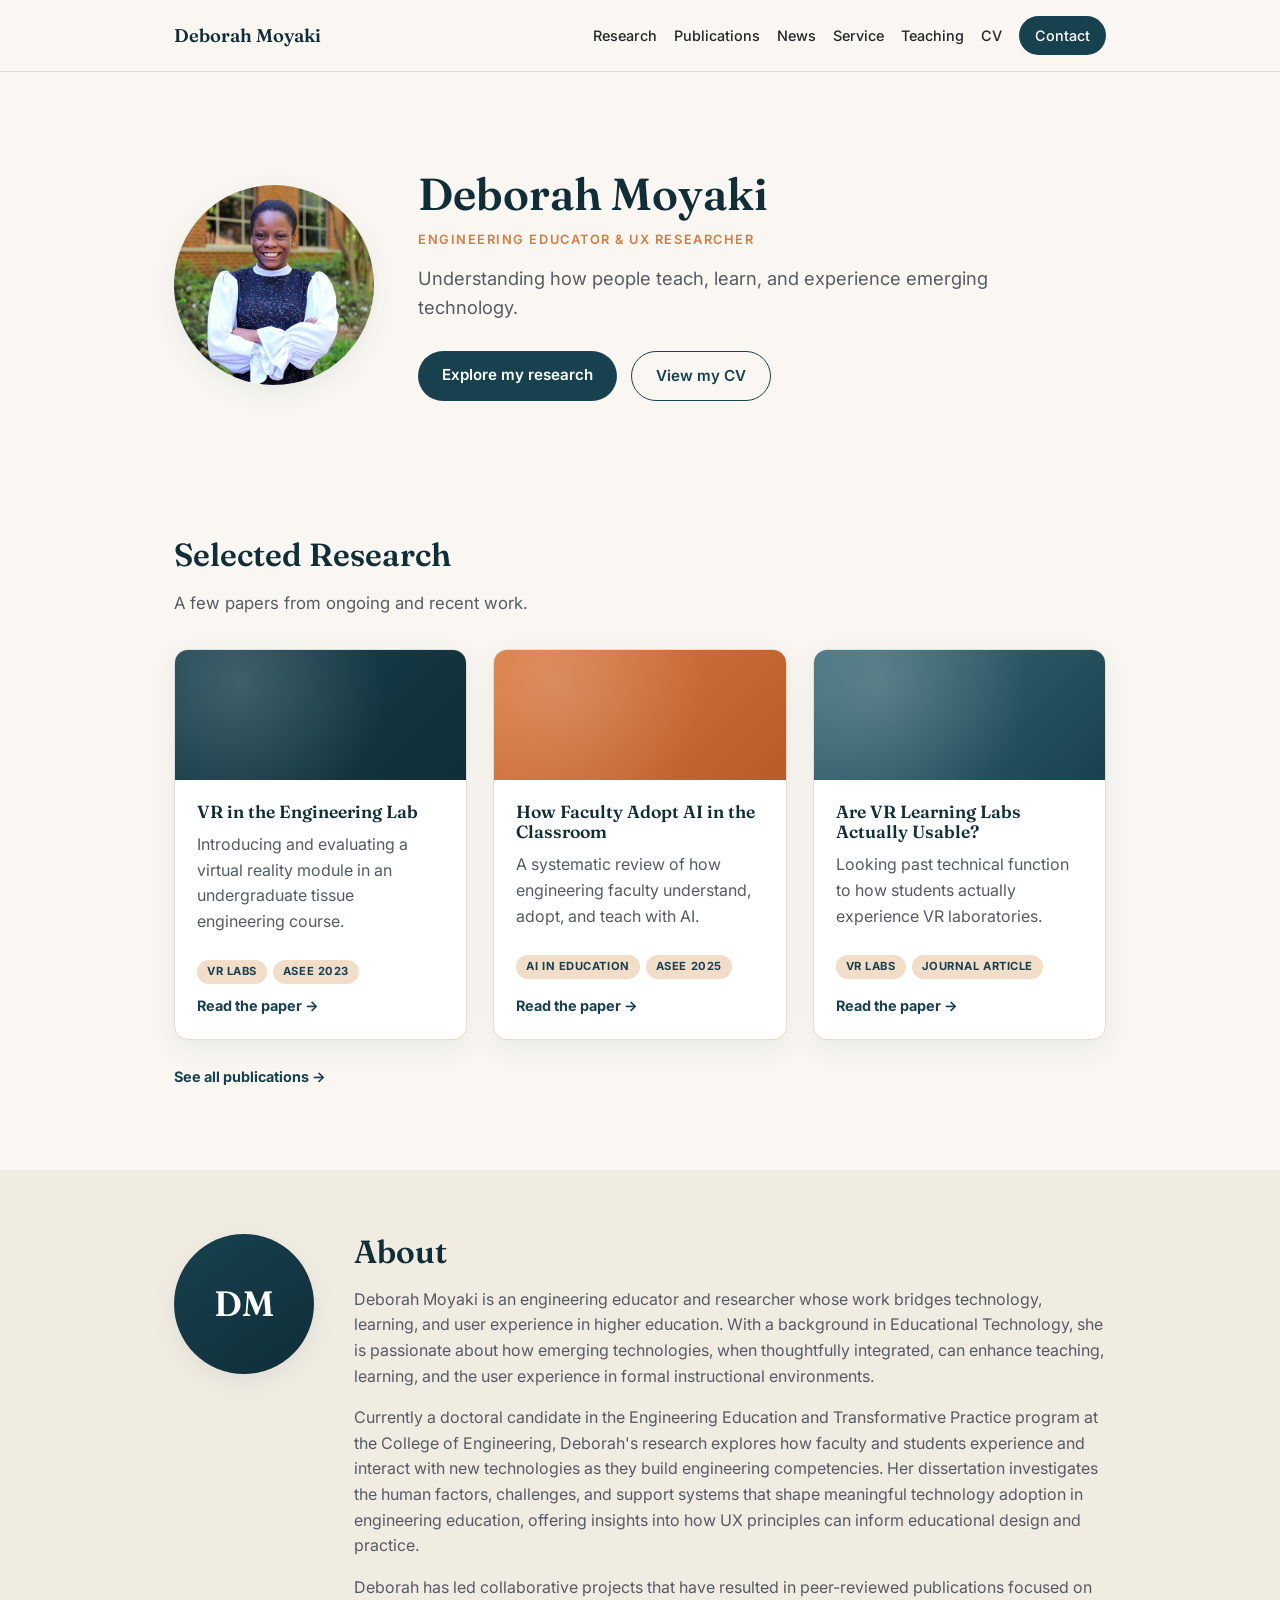
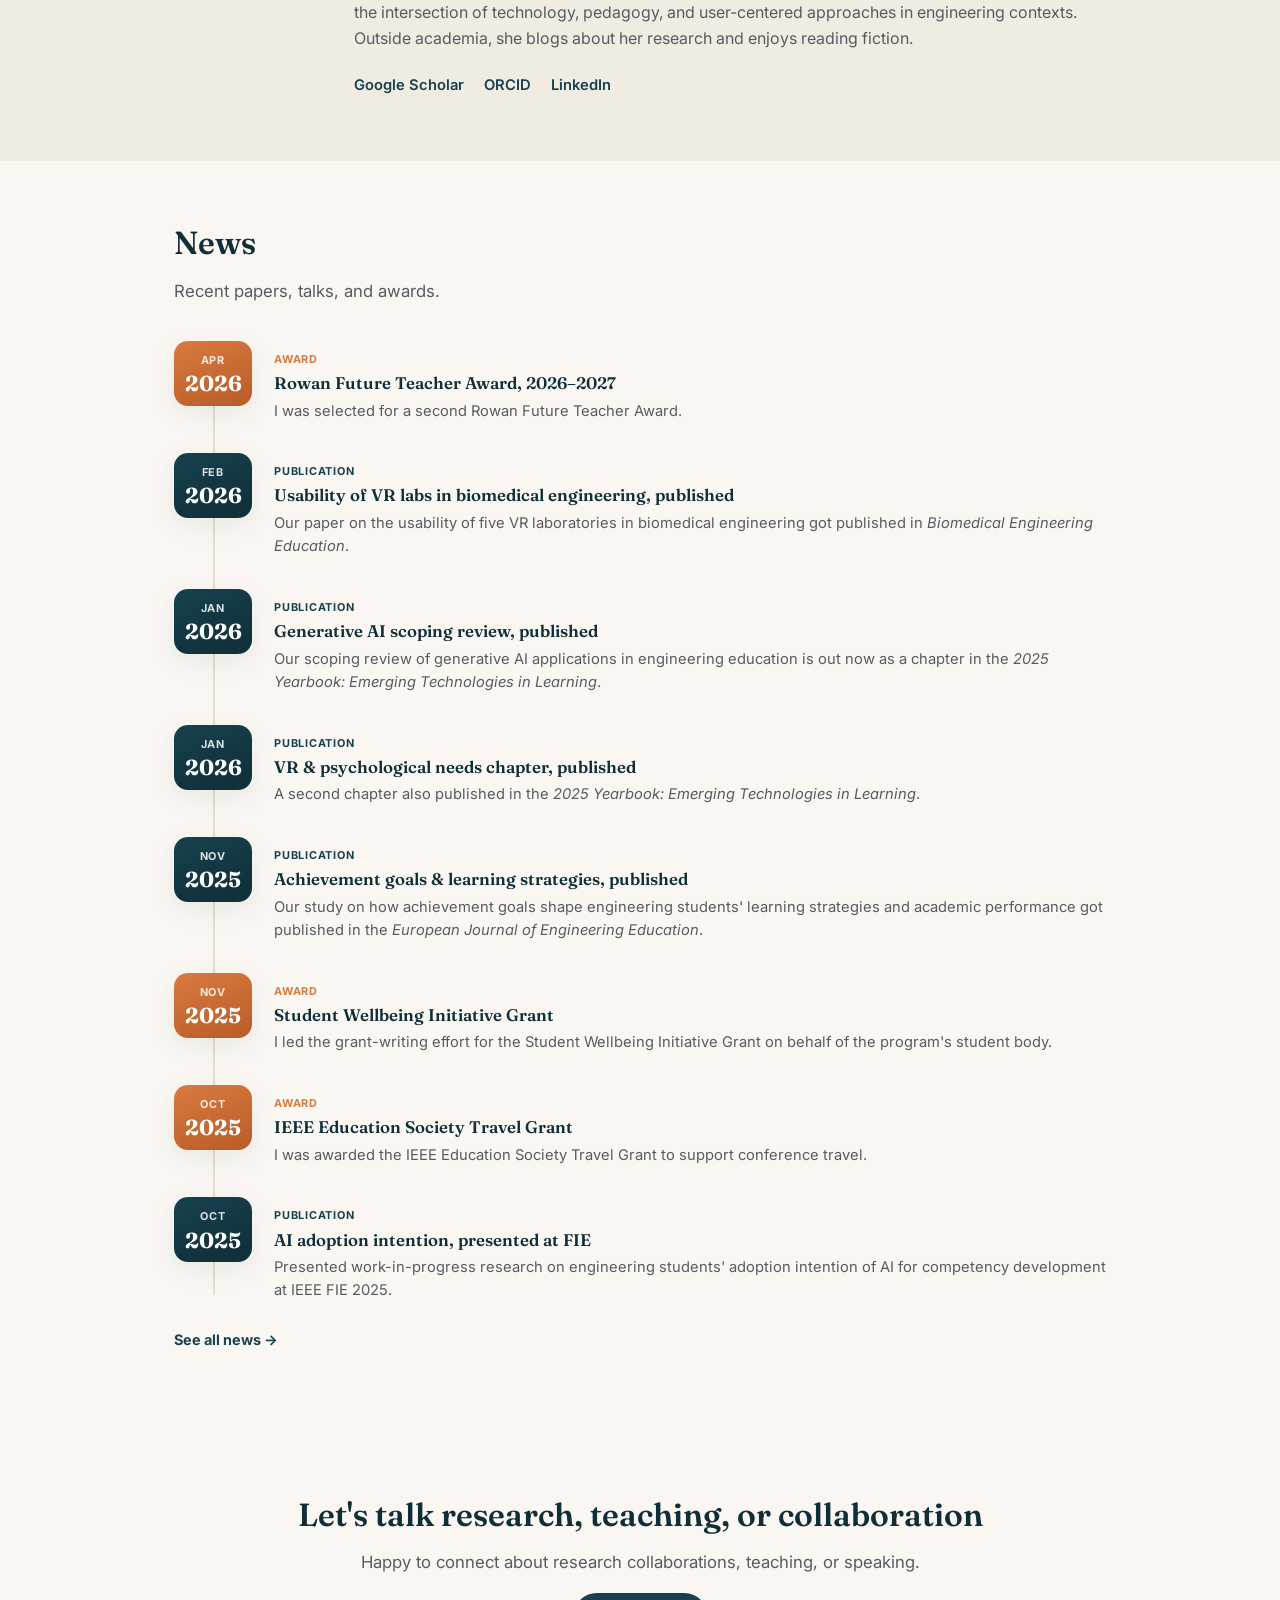
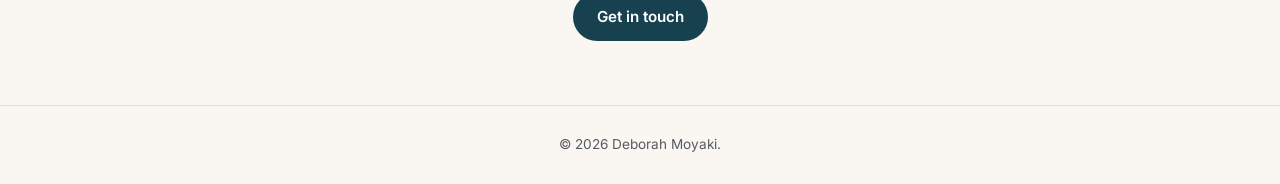
<file: index.html>
<!DOCTYPE html>
<html lang="en">
<head>
<meta charset="UTF-8">
<meta name="viewport" content="width=device-width, initial-scale=1.0">
<title>Deborah Moyaki: Engineering Educator &amp; UX Researcher</title>
<meta name="description" content="Deborah Moyaki, engineering educator and researcher studying how people learn, teach, and experience technology in engineering education.">
<link rel="canonical" href="https://deborahmoyaki.github.io/">
<meta property="og:type" content="profile">
<meta property="og:title" content="Deborah Moyaki: Engineering Educator &amp; UX Researcher">
<meta property="og:description" content="Deborah Moyaki, engineering educator and researcher studying how people learn, teach, and experience technology in engineering education.">
<meta property="og:url" content="https://deborahmoyaki.github.io/">
<meta property="og:image" content="https://deborahmoyaki.github.io/assets/img/deborah-moyaki.jpg">
<meta name="twitter:card" content="summary">
<meta name="twitter:title" content="Deborah Moyaki: Engineering Educator &amp; UX Researcher">
<meta name="twitter:description" content="Deborah Moyaki, engineering educator and researcher studying how people learn, teach, and experience technology in engineering education.">
<meta name="twitter:image" content="https://deborahmoyaki.github.io/assets/img/deborah-moyaki.jpg">
<script type="application/ld+json">
{
  "@context": "https://schema.org",
  "@type": "Person",
  "name": "Deborah Moyaki",
  "url": "https://deborahmoyaki.github.io/",
  "image": "https://deborahmoyaki.github.io/assets/img/deborah-moyaki.jpg",
  "jobTitle": "Engineering Educator & UX Researcher",
  "description": "Deborah Moyaki is an engineering educator and researcher whose work bridges technology, learning, and user experience in higher education.",
  "affiliation": {
    "@type": "CollegeOrUniversity",
    "name": "University of Georgia"
  },
  "sameAs": [
    "https://scholar.google.com/citations?user=aR3IIAMAAAAJ&hl=en&inst=2365059173406736517&oi=ao",
    "https://orcid.org/0009-0005-7441-0306",
    "https://www.linkedin.com/in/deborahmoyaki"
  ]
}
</script>
<link rel="icon" href="data:,">
<link rel="preconnect" href="https://fonts.googleapis.com">
<link rel="preconnect" href="https://fonts.gstatic.com" crossorigin>
<link href="https://fonts.googleapis.com/css2?family=Fraunces:opsz,wght@9..144,400;9..144,500;9..144,600;9..144,700&family=Inter:wght@400;500;600&display=swap" rel="stylesheet">
<link rel="stylesheet" href="/assets/css/style.css">
</head>
<body>

<a class="skip-link" href="#main">Skip to content</a>
<div id="site-header"></div>

<main id="main">

  <section class="hero">
    <div class="wrap hero-grid">
      <img class="hero-photo" src="/assets/img/deborah-moyaki.jpg" alt="Portrait of Deborah Moyaki">
      <div class="hero-inner">
        <h1 class="hero-name">Deborah Moyaki</h1>
        <p class="eyebrow">Engineering Educator &amp; UX Researcher</p>
        <p class="hero-lede">Understanding how people teach, learn, and experience emerging technology.</p>
        <div class="hero-actions">
          <a class="btn btn-primary" href="/research.html">Explore my research</a>
          <a class="btn btn-ghost" href="/cv.html">View my CV</a>
        </div>
      </div>
    </div>
  </section>

  <section class="section">
    <div class="wrap">
      <h2>Selected Research</h2>
      <p class="section-lede">A few papers from ongoing and recent work.</p>
      <div class="case-grid">

        <article class="case-card" style="--cover-gradient: linear-gradient(135deg, #17414f, #0f2e38);">
          <div class="case-cover"></div>
          <div class="case-body">
            <h3>VR in the Engineering Lab</h3>
            <p>Introducing and evaluating a virtual reality module in an undergraduate tissue engineering course.</p>
            <div class="case-tags"><span class="case-tag">VR Labs</span><span class="case-tag">ASEE 2023</span></div>
            <a class="case-link" href="https://nemo.asee.org/public/conferences/327/papers/37295/view" target="_blank" rel="noopener">Read the paper &rarr;</a>
          </div>
        </article>

        <article class="case-card" style="--cover-gradient: linear-gradient(135deg, #d97a3f, #b85c28);">
          <div class="case-cover"></div>
          <div class="case-body">
            <h3>How Faculty Adopt AI in the Classroom</h3>
            <p>A systematic review of how engineering faculty understand, adopt, and teach with AI.</p>
            <div class="case-tags"><span class="case-tag">AI in Education</span><span class="case-tag">ASEE 2025</span></div>
            <a class="case-link" href="https://peer.asee.org/systematic-review-of-faculty-adoption-and-implementation-of-artificial-intelligence-in-engineering-education" target="_blank" rel="noopener">Read the paper &rarr;</a>
          </div>
        </article>

        <article class="case-card" style="--cover-gradient: linear-gradient(135deg, #3f6e7a, #17414f);">
          <div class="case-cover"></div>
          <div class="case-body">
            <h3>Are VR Learning Labs Actually Usable?</h3>
            <p>Looking past technical function to how students actually experience VR laboratories.</p>
            <div class="case-tags"><span class="case-tag">VR Labs</span><span class="case-tag">Journal Article</span></div>
            <a class="case-link" href="https://link.springer.com/article/10.1007/s43683-025-00210-9" target="_blank" rel="noopener">Read the paper &rarr;</a>
          </div>
        </article>

      </div>
      <p style="margin-top: 24px;"><a class="case-link" href="/publications.html">See all publications &rarr;</a></p>
    </div>
  </section>

  <section class="section section-alt">
    <div class="wrap about-grid">
      <div class="avatar" aria-hidden="true">DM</div>
      <div>
        <h2>About</h2>
        <p>
          Deborah Moyaki is an engineering educator and researcher whose work bridges technology,
          learning, and user experience in higher education. With a background in Educational
          Technology, she is passionate about how emerging technologies, when thoughtfully
          integrated, can enhance teaching, learning, and the user experience in formal
          instructional environments.
        </p>
        <p>
          Currently a doctoral candidate in the Engineering Education and Transformative Practice
          program at the College of Engineering, Deborah's research explores how faculty and
          students experience and interact with new technologies as they build engineering
          competencies. Her dissertation investigates the human factors, challenges, and support
          systems that shape meaningful technology adoption in engineering education, offering
          insights into how UX principles can inform educational design and practice.
        </p>
        <p>
          Deborah has led collaborative projects that have resulted in peer-reviewed publications
          focused on the intersection of technology, pedagogy, and user-centered approaches in
          engineering contexts. Outside academia, she blogs about her research and enjoys reading
          fiction.
        </p>
        <ul class="link-row">
          <li><a href="https://scholar.google.com/citations?user=aR3IIAMAAAAJ&amp;hl=en&amp;inst=2365059173406736517&amp;oi=ao" target="_blank" rel="noopener">Google Scholar</a></li>
          <li><a href="https://orcid.org/0009-0005-7441-0306" target="_blank" rel="noopener">ORCID</a></li>
          <li><a href="https://www.linkedin.com/in/deborahmoyaki" target="_blank" rel="noopener">LinkedIn</a></li>
        </ul>
      </div>
    </div>
  </section>

  <section class="section">
    <div class="wrap">
      <h2>News</h2>
      <p class="section-lede">Recent papers, talks, and awards.</p>
      <div class="news-feed" id="newsFeedHome"></div>
      <p style="margin-top: 24px;"><a class="case-link" href="/news.html">See all news &rarr;</a></p>
    </div>
  </section>

  <section class="section contact-section">
    <div class="wrap">
      <h2>Let's talk research, teaching, or collaboration</h2>
      <p class="section-lede">Happy to connect about research collaborations, teaching, or speaking.</p>
      <a class="btn btn-primary" href="/contact.html">Get in touch</a>
    </div>
  </section>

</main>

<div id="site-footer"></div>
<script src="/assets/js/news-data.js"></script>
<script src="/assets/js/main.js"></script>
</body>
</html>
</file>
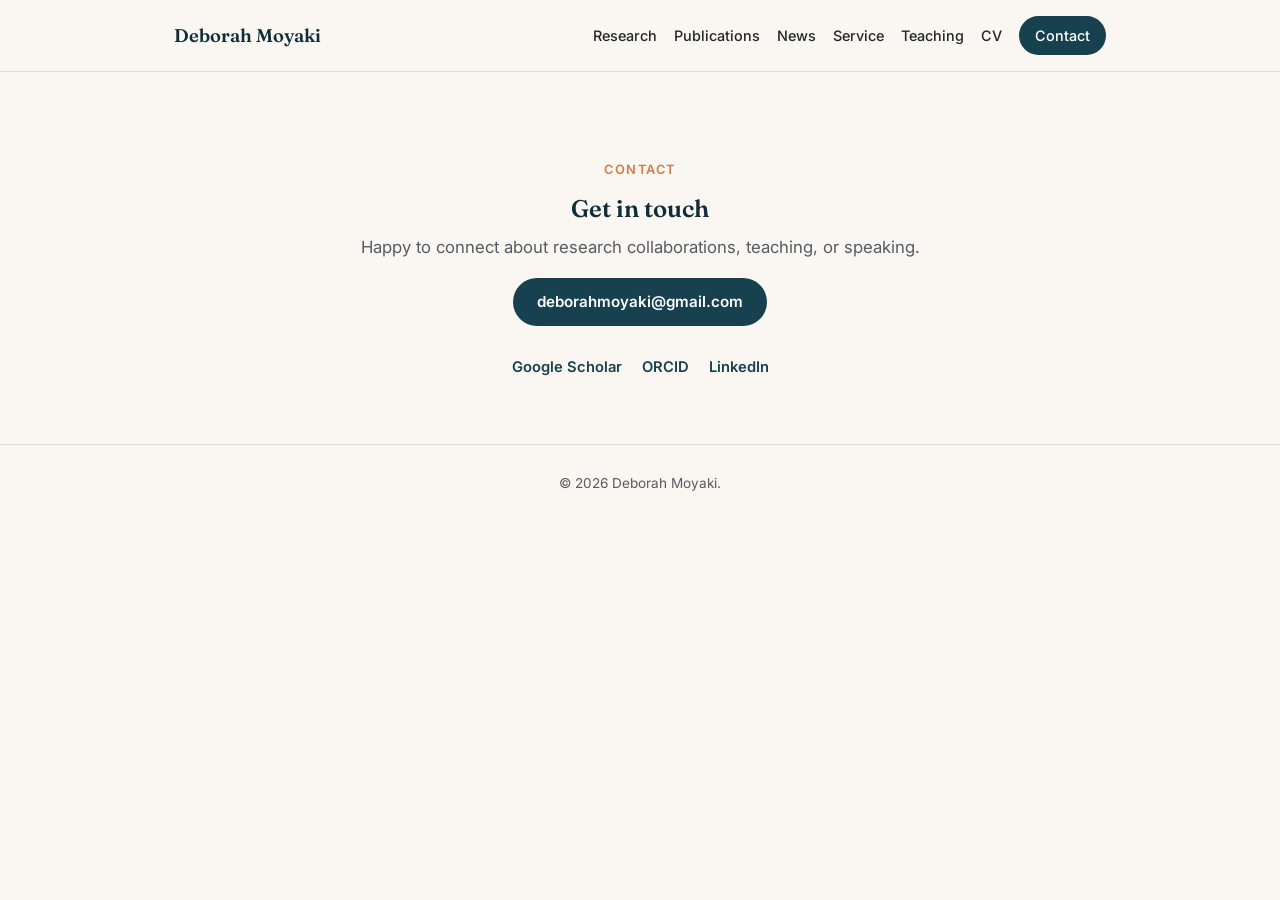
<file: contact.html>
<!DOCTYPE html>
<html lang="en">
<head>
<meta charset="UTF-8">
<meta name="viewport" content="width=device-width, initial-scale=1.0">
<title>Contact: Deborah Moyaki</title>
<meta name="description" content="Get in touch with Deborah Moyaki for research collaborations, teaching, or speaking.">
<link rel="canonical" href="https://deborahmoyaki.github.io/contact.html">
<meta property="og:type" content="website">
<meta property="og:title" content="Contact: Deborah Moyaki">
<meta property="og:description" content="Get in touch with Deborah Moyaki for research collaborations, teaching, or speaking.">
<meta property="og:url" content="https://deborahmoyaki.github.io/contact.html">
<meta property="og:image" content="https://deborahmoyaki.github.io/assets/img/deborah-moyaki.jpg">
<meta name="twitter:card" content="summary">
<meta name="twitter:title" content="Contact: Deborah Moyaki">
<meta name="twitter:description" content="Get in touch with Deborah Moyaki for research collaborations, teaching, or speaking.">
<meta name="twitter:image" content="https://deborahmoyaki.github.io/assets/img/deborah-moyaki.jpg">
<link rel="icon" href="data:,">
<link rel="preconnect" href="https://fonts.googleapis.com">
<link rel="preconnect" href="https://fonts.gstatic.com" crossorigin>
<link href="https://fonts.googleapis.com/css2?family=Fraunces:opsz,wght@9..144,400;9..144,500;9..144,600;9..144,700&family=Inter:wght@400;500;600&display=swap" rel="stylesheet">
<link rel="stylesheet" href="/assets/css/style.css">
</head>
<body>

<a class="skip-link" href="#main">Skip to content</a>
<div id="site-header"></div>

<main id="main">

  <section class="section contact-section" style="padding-top: 88px;">
    <div class="wrap">
      <p class="eyebrow">Contact</p>
      <h1>Get in touch</h1>
      <p class="section-lede">Happy to connect about research collaborations, teaching, or speaking.</p>
      <a class="btn btn-primary" href="mailto:deborahmoyaki@gmail.com">deborahmoyaki@gmail.com</a>
      <ul class="link-row" style="justify-content: center; margin-top: 28px;">
        <li><a href="https://scholar.google.com/citations?user=aR3IIAMAAAAJ&amp;hl=en&amp;inst=2365059173406736517&amp;oi=ao" target="_blank" rel="noopener">Google Scholar</a></li>
        <li><a href="https://orcid.org/0009-0005-7441-0306" target="_blank" rel="noopener">ORCID</a></li>
        <li><a href="https://www.linkedin.com/in/deborahmoyaki" target="_blank" rel="noopener">LinkedIn</a></li>
      </ul>
    </div>
  </section>

</main>

<div id="site-footer"></div>
<script src="/assets/js/main.js"></script>
</body>
</html>
</file>
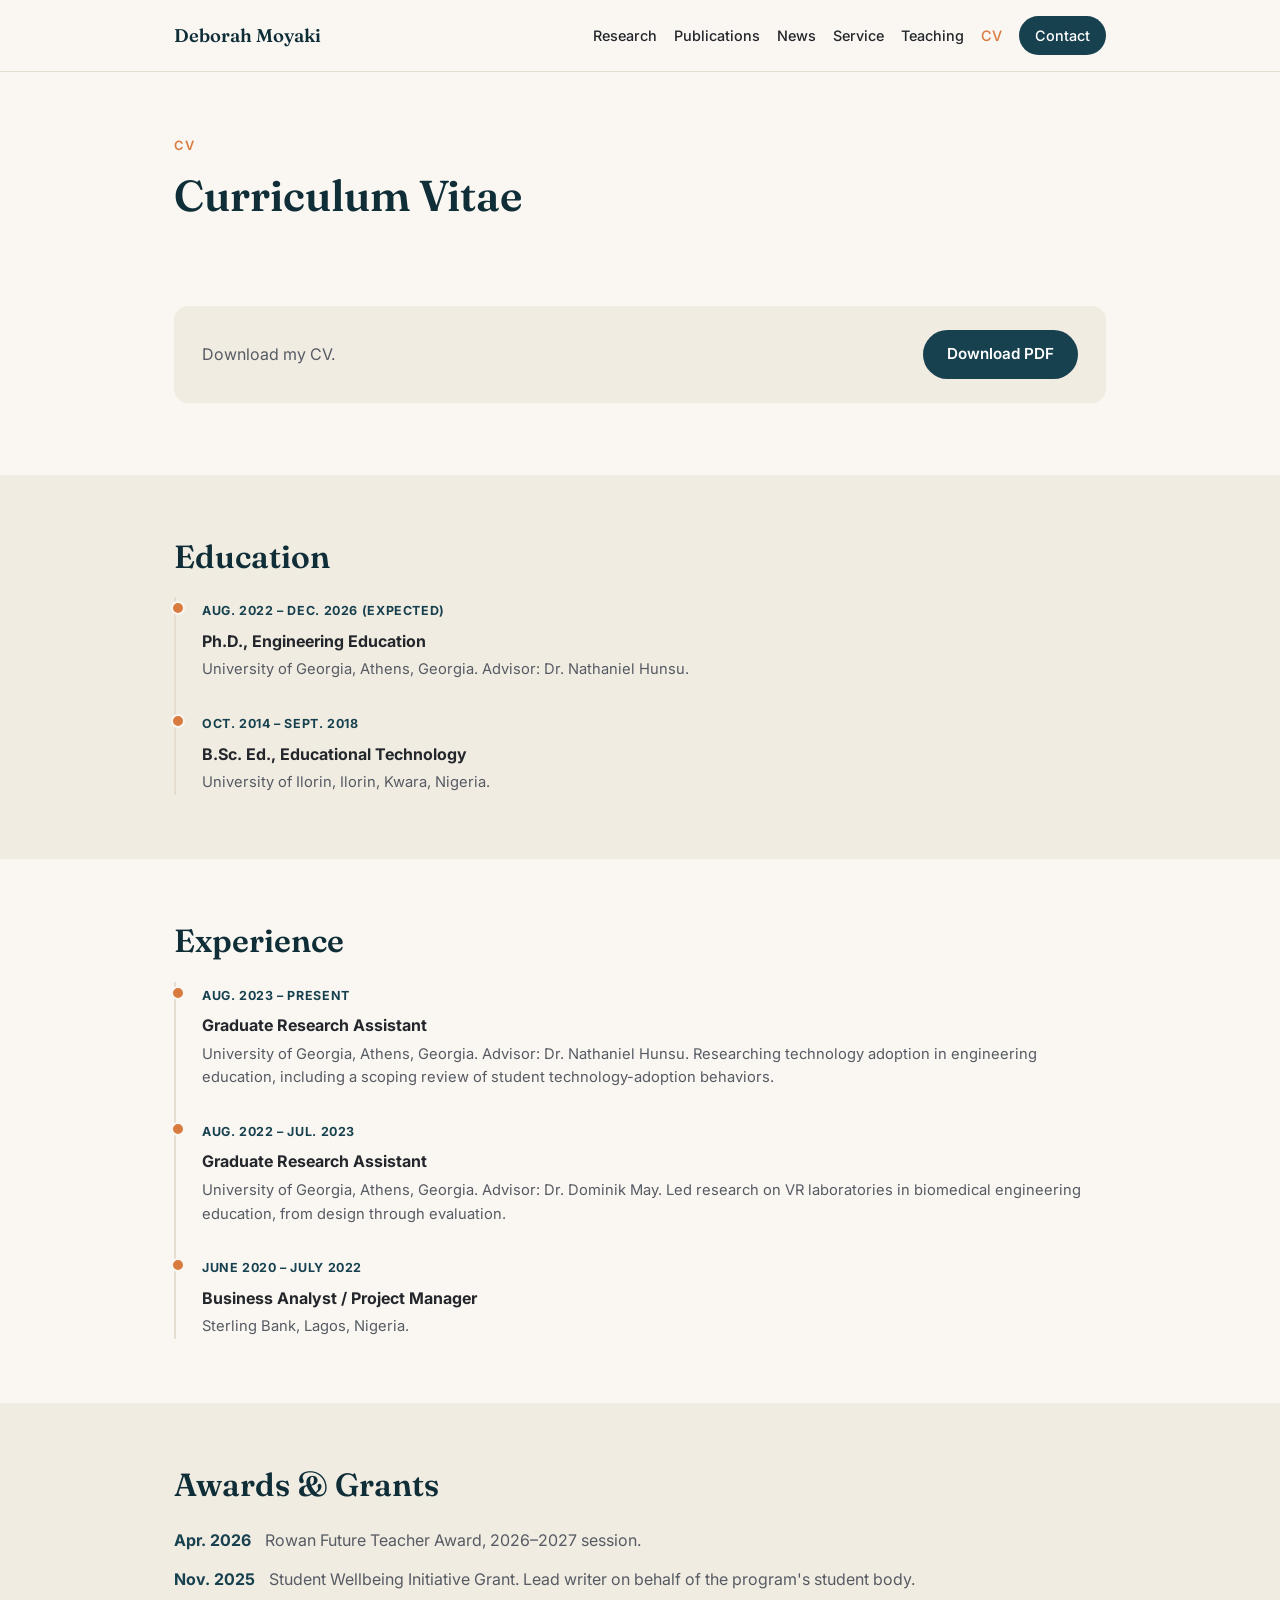
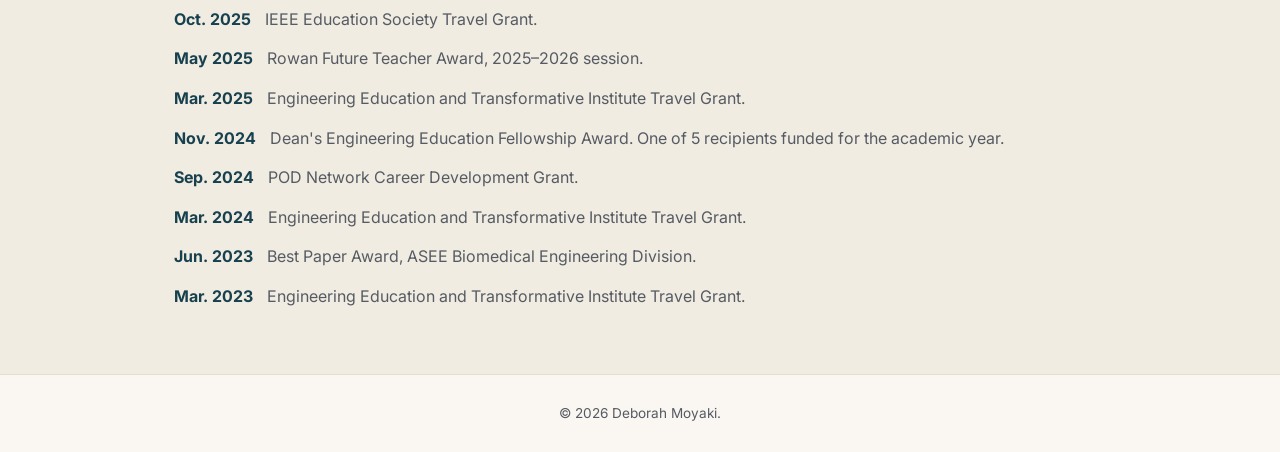
<file: cv.html>
<!DOCTYPE html>
<html lang="en">
<head>
<meta charset="UTF-8">
<meta name="viewport" content="width=device-width, initial-scale=1.0">
<title>CV: Deborah Moyaki</title>
<meta name="description" content="Curriculum vitae for Deborah Moyaki: education, research experience, awards, and grants in engineering education.">
<link rel="canonical" href="https://deborahmoyaki.github.io/cv.html">
<meta property="og:type" content="website">
<meta property="og:title" content="CV: Deborah Moyaki">
<meta property="og:description" content="Curriculum vitae for Deborah Moyaki: education, research experience, awards, and grants in engineering education.">
<meta property="og:url" content="https://deborahmoyaki.github.io/cv.html">
<meta property="og:image" content="https://deborahmoyaki.github.io/assets/img/deborah-moyaki.jpg">
<meta name="twitter:card" content="summary">
<meta name="twitter:title" content="CV: Deborah Moyaki">
<meta name="twitter:description" content="Curriculum vitae for Deborah Moyaki: education, research experience, awards, and grants in engineering education.">
<meta name="twitter:image" content="https://deborahmoyaki.github.io/assets/img/deborah-moyaki.jpg">
<link rel="icon" href="data:,">
<link rel="preconnect" href="https://fonts.googleapis.com">
<link rel="preconnect" href="https://fonts.gstatic.com" crossorigin>
<link href="https://fonts.googleapis.com/css2?family=Fraunces:opsz,wght@9..144,400;9..144,500;9..144,600;9..144,700&family=Inter:wght@400;500;600&display=swap" rel="stylesheet">
<link rel="stylesheet" href="/assets/css/style.css">
</head>
<body>

<a class="skip-link" href="#main">Skip to content</a>
<div id="site-header"></div>

<main id="main">

  <section class="page-hero">
    <div class="wrap">
      <p class="eyebrow">CV</p>
      <h1>Curriculum Vitae</h1>
    </div>
  </section>

  <section class="section">
    <div class="wrap">
      <div class="cv-download-bar">
        <p>Download my CV.</p>
        <a class="btn btn-primary" href="/cv/Deborah_Moyaki_CV_EMEE.pdf" target="_blank" rel="noopener">Download PDF</a>
      </div>
    </div>
  </section>

  <section class="section section-alt">
    <div class="wrap">
      <h2>Education</h2>
      <div class="timeline">
        <div class="timeline-item">
          <span class="tl-date">Aug. 2022 – Dec. 2026 (Expected)</span>
          <h4>Ph.D., Engineering Education</h4>
          <p>University of Georgia, Athens, Georgia. Advisor: Dr. Nathaniel Hunsu.</p>
        </div>
        <div class="timeline-item">
          <span class="tl-date">Oct. 2014 – Sept. 2018</span>
          <h4>B.Sc. Ed., Educational Technology</h4>
          <p>University of Ilorin, Ilorin, Kwara, Nigeria.</p>
        </div>
      </div>
    </div>
  </section>

  <section class="section">
    <div class="wrap">
      <h2>Experience</h2>
      <div class="timeline">
        <div class="timeline-item">
          <span class="tl-date">Aug. 2023 – Present</span>
          <h4>Graduate Research Assistant</h4>
          <p>University of Georgia, Athens, Georgia. Advisor: Dr. Nathaniel Hunsu. Researching technology adoption in engineering education, including a scoping review of student technology-adoption behaviors.</p>
        </div>
        <div class="timeline-item">
          <span class="tl-date">Aug. 2022 – Jul. 2023</span>
          <h4>Graduate Research Assistant</h4>
          <p>University of Georgia, Athens, Georgia. Advisor: Dr. Dominik May. Led research on VR laboratories in biomedical engineering education, from design through evaluation.</p>
        </div>
        <div class="timeline-item">
          <span class="tl-date">June 2020 – July 2022</span>
          <h4>Business Analyst / Project Manager</h4>
          <p>Sterling Bank, Lagos, Nigeria.</p>
        </div>
      </div>
    </div>
  </section>

  <section class="section section-alt">
    <div class="wrap">
      <h2>Awards &amp; Grants</h2>
      <ul class="news-list">
        <li><span class="news-date">Apr. 2026</span> Rowan Future Teacher Award, 2026–2027 session.</li>
        <li><span class="news-date">Nov. 2025</span> Student Wellbeing Initiative Grant. Lead writer on behalf of the program's student body.</li>
        <li><span class="news-date">Oct. 2025</span> IEEE Education Society Travel Grant.</li>
        <li><span class="news-date">May 2025</span> Rowan Future Teacher Award, 2025–2026 session.</li>
        <li><span class="news-date">Mar. 2025</span> Engineering Education and Transformative Institute Travel Grant.</li>
        <li><span class="news-date">Nov. 2024</span> Dean's Engineering Education Fellowship Award. One of 5 recipients funded for the academic year.</li>
        <li><span class="news-date">Sep. 2024</span> POD Network Career Development Grant.</li>
        <li><span class="news-date">Mar. 2024</span> Engineering Education and Transformative Institute Travel Grant.</li>
        <li><span class="news-date">Jun. 2023</span> Best Paper Award, ASEE Biomedical Engineering Division.</li>
        <li><span class="news-date">Mar. 2023</span> Engineering Education and Transformative Institute Travel Grant.</li>
      </ul>
    </div>
  </section>

</main>

<div id="site-footer"></div>
<script src="/assets/js/main.js"></script>
</body>
</html>
</file>
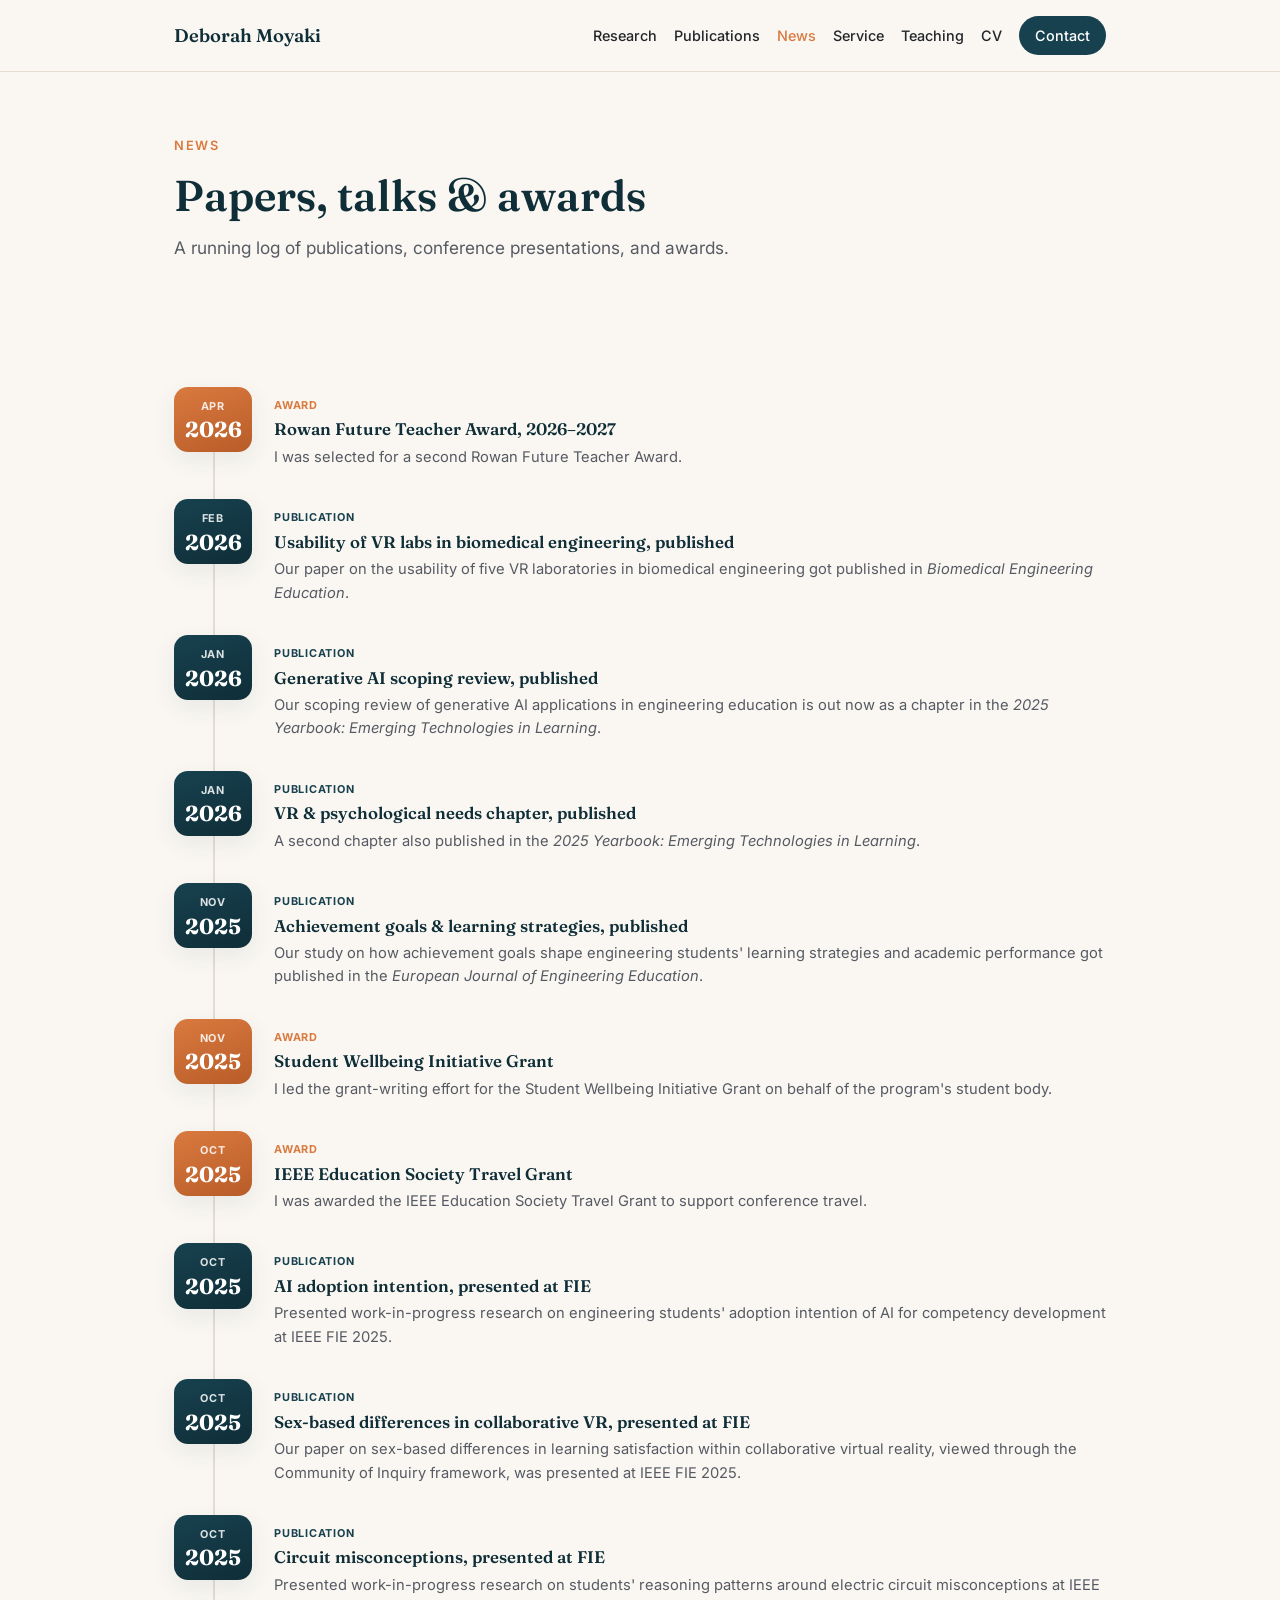
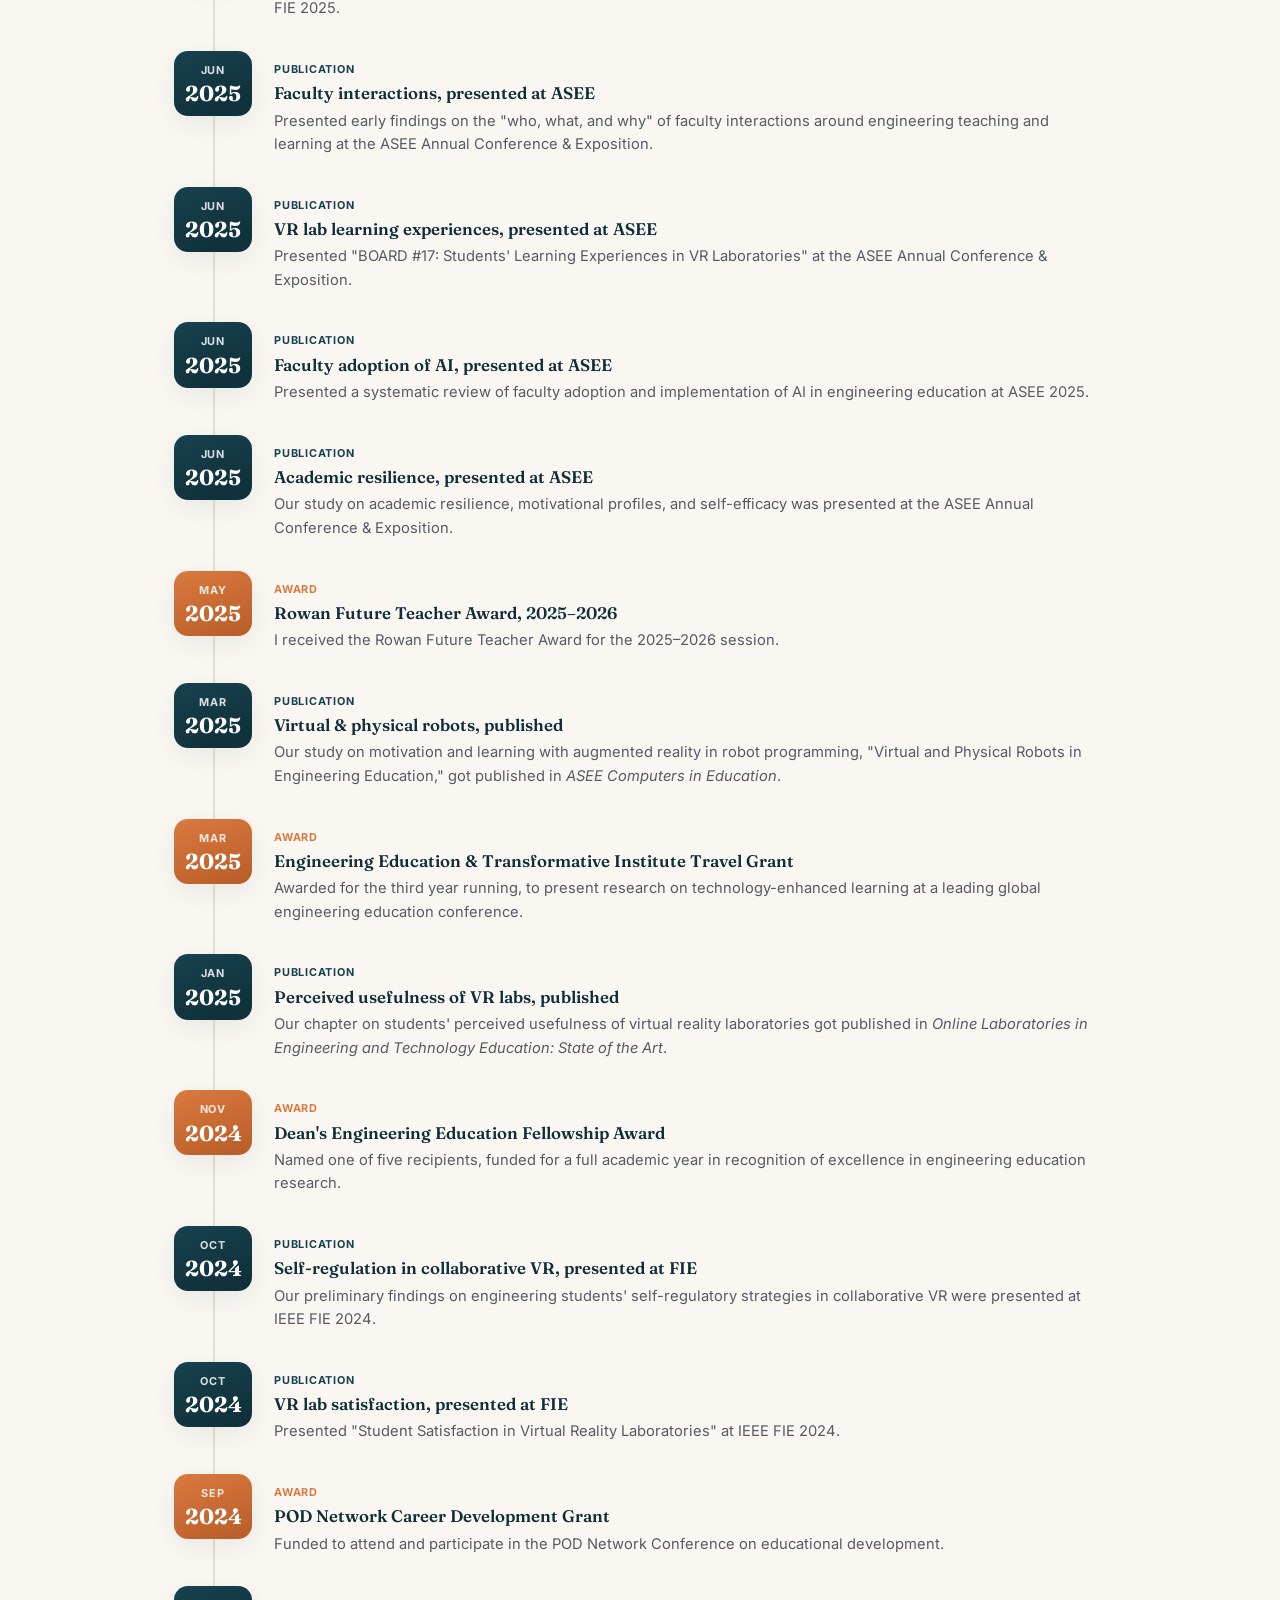
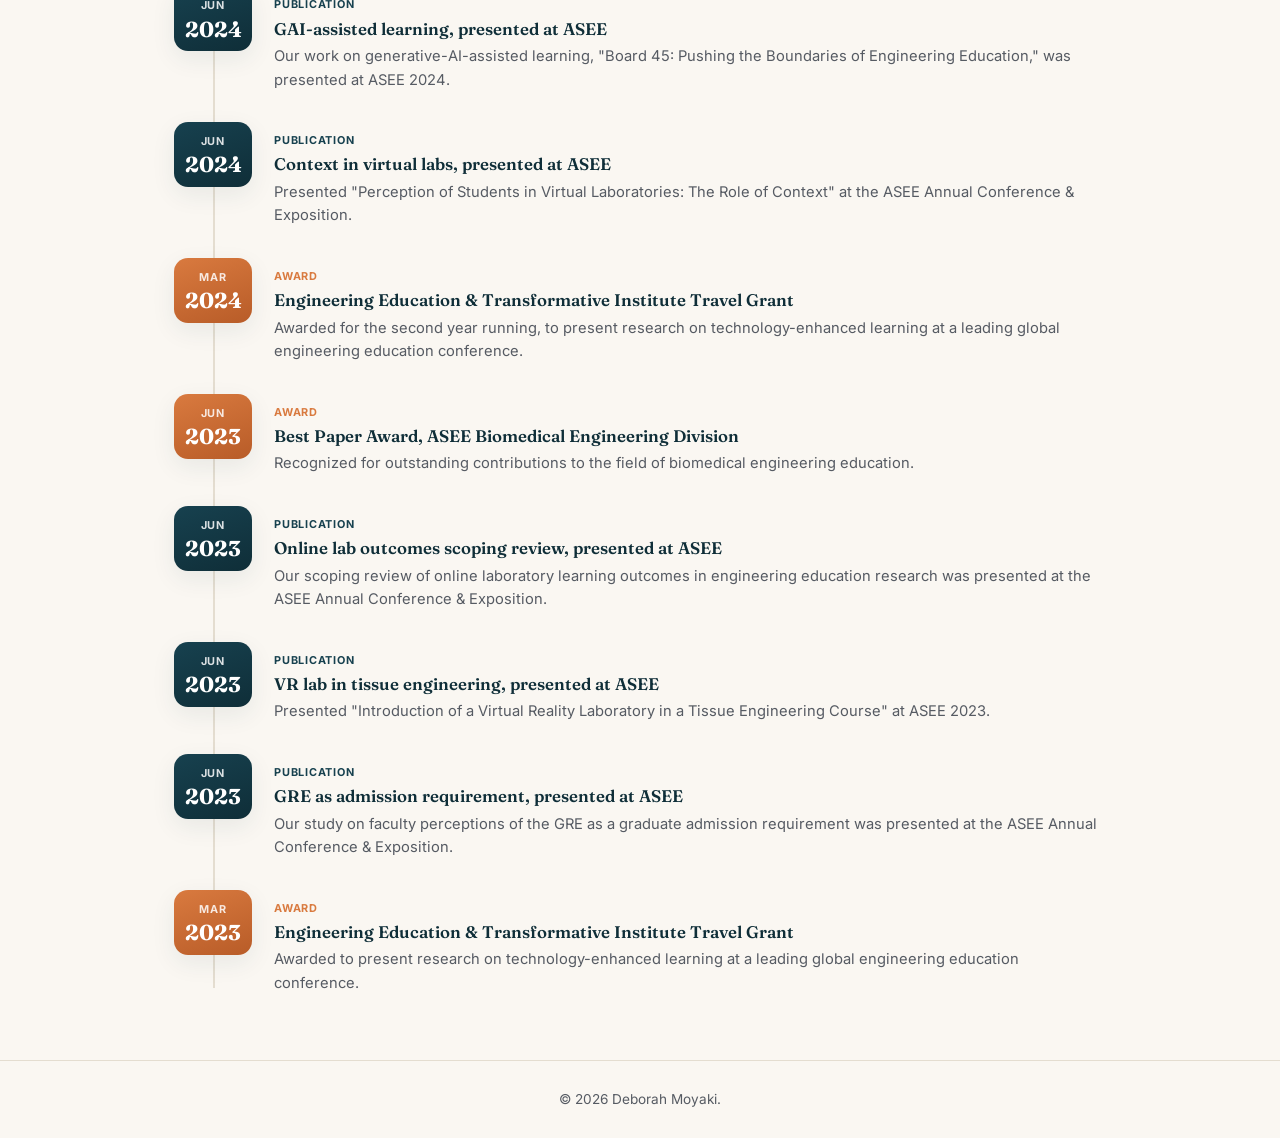
<file: news.html>
<!DOCTYPE html>
<html lang="en">
<head>
<meta charset="UTF-8">
<meta name="viewport" content="width=device-width, initial-scale=1.0">
<title>News: Deborah Moyaki</title>
<meta name="description" content="A running log of publications, conference presentations, and awards from Deborah Moyaki, engineering education researcher.">
<link rel="canonical" href="https://deborahmoyaki.github.io/news.html">
<meta property="og:type" content="website">
<meta property="og:title" content="News: Deborah Moyaki">
<meta property="og:description" content="A running log of publications, conference presentations, and awards from Deborah Moyaki, engineering education researcher.">
<meta property="og:url" content="https://deborahmoyaki.github.io/news.html">
<meta property="og:image" content="https://deborahmoyaki.github.io/assets/img/deborah-moyaki.jpg">
<meta name="twitter:card" content="summary">
<meta name="twitter:title" content="News: Deborah Moyaki">
<meta name="twitter:description" content="A running log of publications, conference presentations, and awards from Deborah Moyaki, engineering education researcher.">
<meta name="twitter:image" content="https://deborahmoyaki.github.io/assets/img/deborah-moyaki.jpg">
<link rel="icon" href="data:,">
<link rel="preconnect" href="https://fonts.googleapis.com">
<link rel="preconnect" href="https://fonts.gstatic.com" crossorigin>
<link href="https://fonts.googleapis.com/css2?family=Fraunces:opsz,wght@9..144,400;9..144,500;9..144,600;9..144,700&family=Inter:wght@400;500;600&display=swap" rel="stylesheet">
<link rel="stylesheet" href="/assets/css/style.css">
</head>
<body>

<a class="skip-link" href="#main">Skip to content</a>
<div id="site-header"></div>

<main id="main">

  <section class="page-hero">
    <div class="wrap">
      <p class="eyebrow">News</p>
      <h1>Papers, talks &amp; awards</h1>
      <p class="section-lede">A running log of publications, conference presentations, and awards.</p>
    </div>
  </section>

  <section class="section">
    <div class="wrap">
      <div class="news-feed" id="newsFeedAll"></div>
    </div>
  </section>

</main>

<div id="site-footer"></div>
<script src="/assets/js/news-data.js"></script>
<script src="/assets/js/main.js"></script>
</body>
</html>
</file>
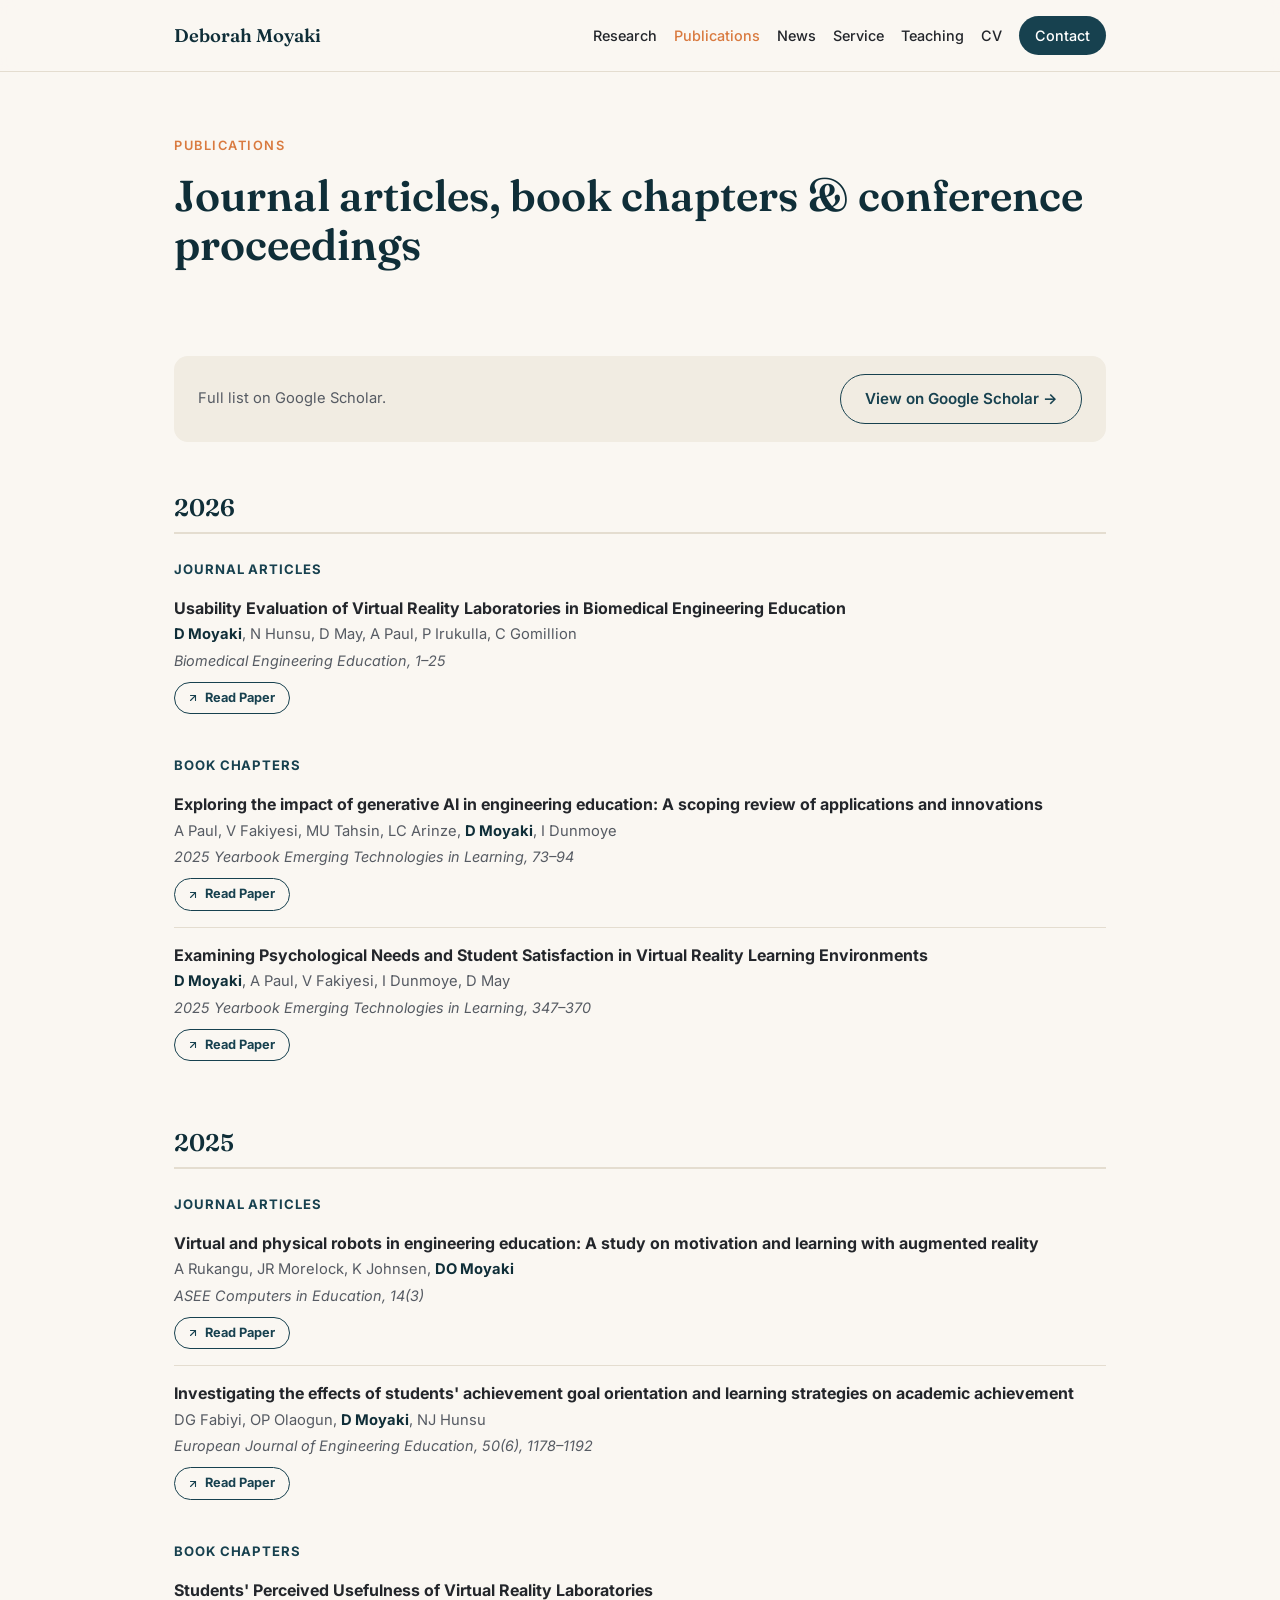
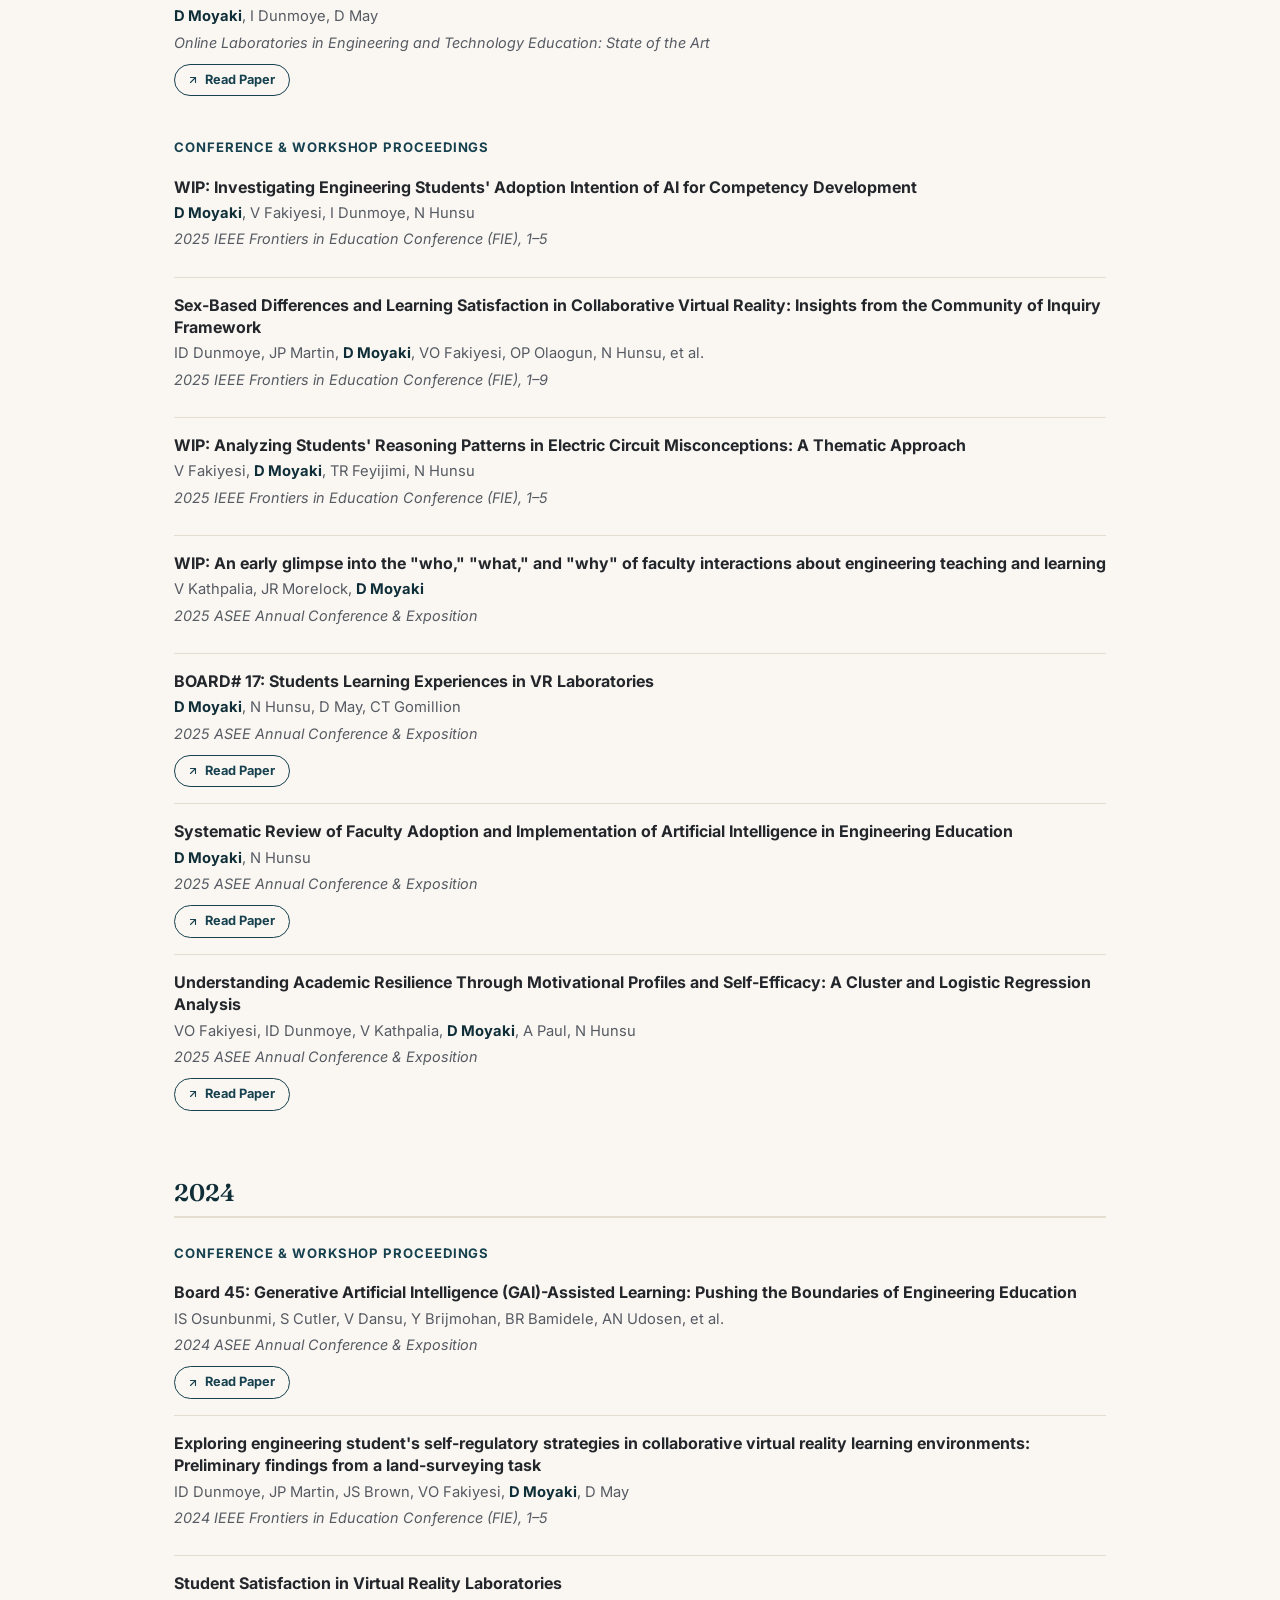
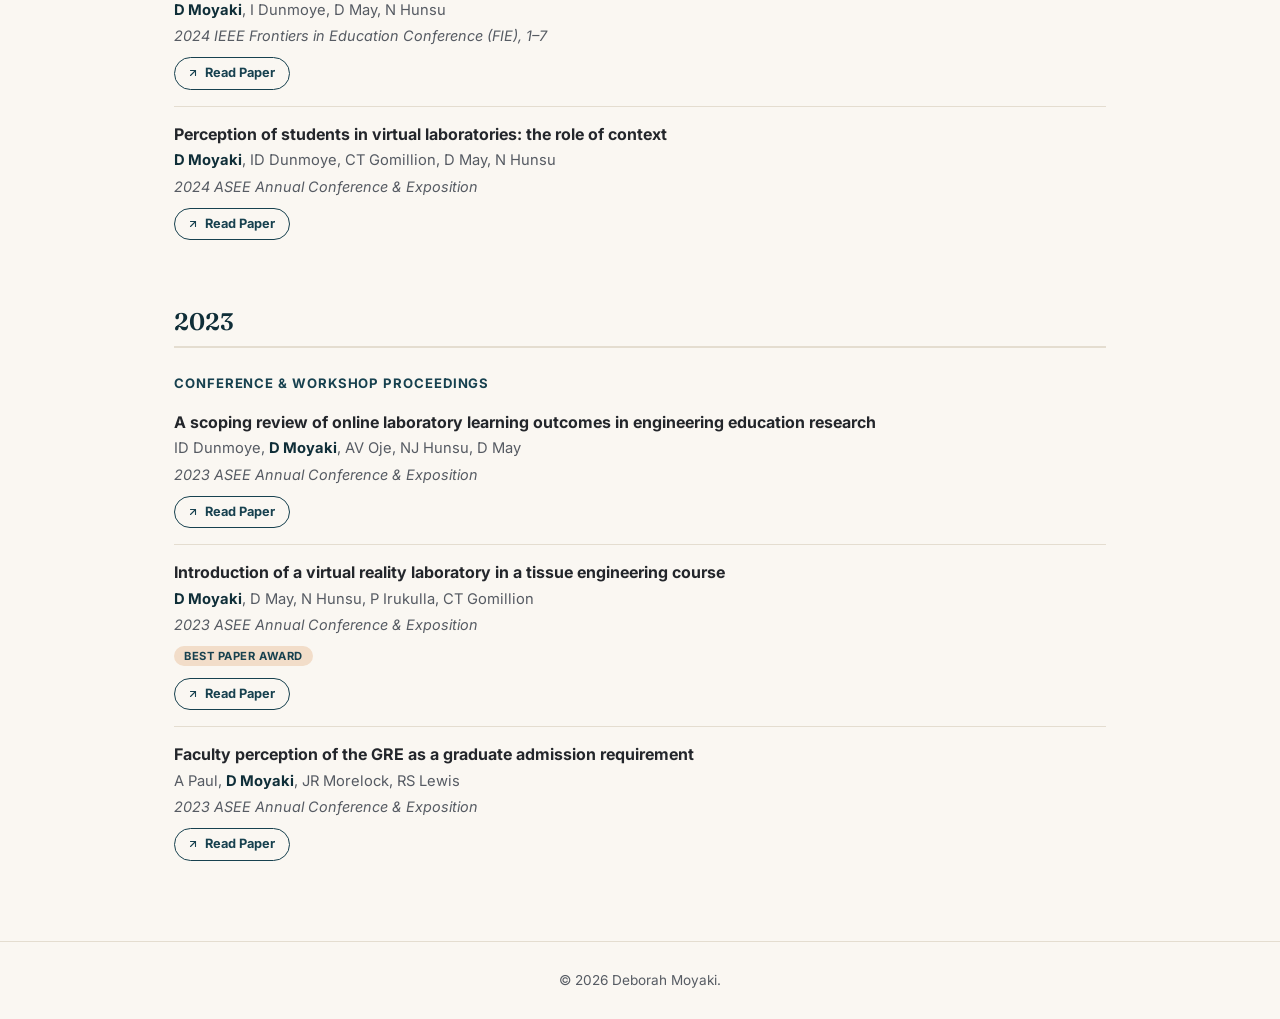
<file: publications.html>
<!DOCTYPE html>
<html lang="en">
<head>
<meta charset="UTF-8">
<meta name="viewport" content="width=device-width, initial-scale=1.0">
<title>Publications: Deborah Moyaki</title>
<meta name="description" content="Journal articles, book chapters, and conference proceedings by Deborah Moyaki on engineering education, VR labs, and AI in learning.">
<link rel="canonical" href="https://deborahmoyaki.github.io/publications.html">
<meta property="og:type" content="website">
<meta property="og:title" content="Publications: Deborah Moyaki">
<meta property="og:description" content="Journal articles, book chapters, and conference proceedings by Deborah Moyaki on engineering education, VR labs, and AI in learning.">
<meta property="og:url" content="https://deborahmoyaki.github.io/publications.html">
<meta property="og:image" content="https://deborahmoyaki.github.io/assets/img/deborah-moyaki.jpg">
<meta name="twitter:card" content="summary">
<meta name="twitter:title" content="Publications: Deborah Moyaki">
<meta name="twitter:description" content="Journal articles, book chapters, and conference proceedings by Deborah Moyaki on engineering education, VR labs, and AI in learning.">
<meta name="twitter:image" content="https://deborahmoyaki.github.io/assets/img/deborah-moyaki.jpg">
<link rel="icon" href="data:,">
<link rel="preconnect" href="https://fonts.googleapis.com">
<link rel="preconnect" href="https://fonts.gstatic.com" crossorigin>
<link href="https://fonts.googleapis.com/css2?family=Fraunces:opsz,wght@9..144,400;9..144,500;9..144,600;9..144,700&family=Inter:wght@400;500;600&display=swap" rel="stylesheet">
<link rel="stylesheet" href="/assets/css/style.css">
</head>
<body>

<a class="skip-link" href="#main">Skip to content</a>
<div id="site-header"></div>

<main id="main">

  <section class="page-hero">
    <div class="wrap">
      <p class="eyebrow">Publications</p>
      <h1>Journal articles, book chapters &amp; conference proceedings</h1>
    </div>
  </section>

  <section class="section">
    <div class="wrap">

      <div class="scholar-link-bar">
        <p>Full list on Google Scholar.</p>
        <a class="btn btn-ghost" href="https://scholar.google.com/citations?user=aR3IIAMAAAAJ&amp;hl=en" target="_blank" rel="noopener">View on Google Scholar &rarr;</a>
      </div>

      <div class="pub-year">
        <h2>2026</h2>

        <div class="pub-type">
          <h3>Journal Articles</h3>
          <ol class="pub-list">
            <li class="pub-entry">
              <p class="pub-title">Usability Evaluation of Virtual Reality Laboratories in Biomedical Engineering Education</p>
              <p class="pub-authors"><strong>D Moyaki</strong>, N Hunsu, D May, A Paul, P Irukulla, C Gomillion</p>
              <p class="pub-venue">Biomedical Engineering Education, 1–25</p>
              <a class="read-paper-btn" href="https://link.springer.com/article/10.1007/s43683-025-00210-9" target="_blank" rel="noopener">
                <svg viewBox="0 0 24 24" fill="none" stroke-width="2.2" stroke-linecap="round" stroke-linejoin="round"><path d="M7 17L17 7"/><path d="M7 7h10v10"/></svg>
                Read Paper
              </a>
            </li>
          </ol>
        </div>

        <div class="pub-type">
          <h3>Book Chapters</h3>
          <ol class="pub-list">
            <li class="pub-entry">
              <p class="pub-title">Exploring the impact of generative AI in engineering education: A scoping review of applications and innovations</p>
              <p class="pub-authors">A Paul, V Fakiyesi, MU Tahsin, LC Arinze, <strong>D Moyaki</strong>, I Dunmoye</p>
              <p class="pub-venue">2025 Yearbook Emerging Technologies in Learning, 73–94</p>
              <a class="read-paper-btn" href="https://link.springer.com/chapter/10.1007/978-3-032-09058-4_5" target="_blank" rel="noopener">
                <svg viewBox="0 0 24 24" fill="none" stroke-width="2.2" stroke-linecap="round" stroke-linejoin="round"><path d="M7 17L17 7"/><path d="M7 7h10v10"/></svg>
                Read Paper
              </a>
            </li>
            <li class="pub-entry">
              <p class="pub-title">Examining Psychological Needs and Student Satisfaction in Virtual Reality Learning Environments</p>
              <p class="pub-authors"><strong>D Moyaki</strong>, A Paul, V Fakiyesi, I Dunmoye, D May</p>
              <p class="pub-venue">2025 Yearbook Emerging Technologies in Learning, 347–370</p>
              <a class="read-paper-btn" href="https://link.springer.com/chapter/10.1007/978-3-032-09058-4_19" target="_blank" rel="noopener">
                <svg viewBox="0 0 24 24" fill="none" stroke-width="2.2" stroke-linecap="round" stroke-linejoin="round"><path d="M7 17L17 7"/><path d="M7 7h10v10"/></svg>
                Read Paper
              </a>
            </li>
          </ol>
        </div>
      </div>

      <div class="pub-year">
        <h2>2025</h2>

        <div class="pub-type">
          <h3>Journal Articles</h3>
          <ol class="pub-list">
            <li class="pub-entry">
              <p class="pub-title">Virtual and physical robots in engineering education: A study on motivation and learning with augmented reality</p>
              <p class="pub-authors">A Rukangu, JR Morelock, K Johnsen, <strong>DO Moyaki</strong></p>
              <p class="pub-venue">ASEE Computers in Education, 14(3)</p>
              <a class="read-paper-btn" href="https://coed.asee.org/2025/03/30/virtual-and-physical-robots-in-engineering-education-a-study-on-motivation-and-learning-with-augmented-reality/" target="_blank" rel="noopener">
                <svg viewBox="0 0 24 24" fill="none" stroke-width="2.2" stroke-linecap="round" stroke-linejoin="round"><path d="M7 17L17 7"/><path d="M7 7h10v10"/></svg>
                Read Paper
              </a>
            </li>
            <li class="pub-entry">
              <p class="pub-title">Investigating the effects of students' achievement goal orientation and learning strategies on academic achievement</p>
              <p class="pub-authors">DG Fabiyi, OP Olaogun, <strong>D Moyaki</strong>, NJ Hunsu</p>
              <p class="pub-venue">European Journal of Engineering Education, 50(6), 1178–1192</p>
              <a class="read-paper-btn" href="https://doi.org/10.1080/03043797.2025.2553716" target="_blank" rel="noopener">
                <svg viewBox="0 0 24 24" fill="none" stroke-width="2.2" stroke-linecap="round" stroke-linejoin="round"><path d="M7 17L17 7"/><path d="M7 7h10v10"/></svg>
                Read Paper
              </a>
            </li>
          </ol>
        </div>

        <div class="pub-type">
          <h3>Book Chapters</h3>
          <ol class="pub-list">
            <li class="pub-entry">
              <p class="pub-title">Students' Perceived Usefulness of Virtual Reality Laboratories</p>
              <p class="pub-authors"><strong>D Moyaki</strong>, I Dunmoye, D May</p>
              <p class="pub-venue">Online Laboratories in Engineering and Technology Education: State of the Art</p>
              <a class="read-paper-btn" href="https://link.springer.com/chapter/10.1007/978-3-031-70771-1_23" target="_blank" rel="noopener">
                <svg viewBox="0 0 24 24" fill="none" stroke-width="2.2" stroke-linecap="round" stroke-linejoin="round"><path d="M7 17L17 7"/><path d="M7 7h10v10"/></svg>
                Read Paper
              </a>
            </li>
          </ol>
        </div>

        <div class="pub-type">
          <h3>Conference &amp; Workshop Proceedings</h3>
          <ol class="pub-list">
            <li class="pub-entry">
              <p class="pub-title">WIP: Investigating Engineering Students' Adoption Intention of AI for Competency Development</p>
              <p class="pub-authors"><strong>D Moyaki</strong>, V Fakiyesi, I Dunmoye, N Hunsu</p>
              <p class="pub-venue">2025 IEEE Frontiers in Education Conference (FIE), 1–5</p>
            </li>
            <li class="pub-entry">
              <p class="pub-title">Sex-Based Differences and Learning Satisfaction in Collaborative Virtual Reality: Insights from the Community of Inquiry Framework</p>
              <p class="pub-authors">ID Dunmoye, JP Martin, <strong>D Moyaki</strong>, VO Fakiyesi, OP Olaogun, N Hunsu, et al.</p>
              <p class="pub-venue">2025 IEEE Frontiers in Education Conference (FIE), 1–9</p>
            </li>
            <li class="pub-entry">
              <p class="pub-title">WIP: Analyzing Students' Reasoning Patterns in Electric Circuit Misconceptions: A Thematic Approach</p>
              <p class="pub-authors">V Fakiyesi, <strong>D Moyaki</strong>, TR Feyijimi, N Hunsu</p>
              <p class="pub-venue">2025 IEEE Frontiers in Education Conference (FIE), 1–5</p>
            </li>
            <li class="pub-entry">
              <p class="pub-title">WIP: An early glimpse into the "who," "what," and "why" of faculty interactions about engineering teaching and learning</p>
              <p class="pub-authors">V Kathpalia, JR Morelock, <strong>D Moyaki</strong></p>
              <p class="pub-venue">2025 ASEE Annual Conference &amp; Exposition</p>
            </li>
            <li class="pub-entry">
              <p class="pub-title">BOARD# 17: Students Learning Experiences in VR Laboratories</p>
              <p class="pub-authors"><strong>D Moyaki</strong>, N Hunsu, D May, CT Gomillion</p>
              <p class="pub-venue">2025 ASEE Annual Conference &amp; Exposition</p>
              <a class="read-paper-btn" href="https://nemo.asee.org/public/conferences/365/papers/48187/download" target="_blank" rel="noopener">
                <svg viewBox="0 0 24 24" fill="none" stroke-width="2.2" stroke-linecap="round" stroke-linejoin="round"><path d="M7 17L17 7"/><path d="M7 7h10v10"/></svg>
                Read Paper
              </a>
            </li>
            <li class="pub-entry">
              <p class="pub-title">Systematic Review of Faculty Adoption and Implementation of Artificial Intelligence in Engineering Education</p>
              <p class="pub-authors"><strong>D Moyaki</strong>, N Hunsu</p>
              <p class="pub-venue">2025 ASEE Annual Conference &amp; Exposition</p>
              <a class="read-paper-btn" href="https://peer.asee.org/systematic-review-of-faculty-adoption-and-implementation-of-artificial-intelligence-in-engineering-education" target="_blank" rel="noopener">
                <svg viewBox="0 0 24 24" fill="none" stroke-width="2.2" stroke-linecap="round" stroke-linejoin="round"><path d="M7 17L17 7"/><path d="M7 7h10v10"/></svg>
                Read Paper
              </a>
            </li>
            <li class="pub-entry">
              <p class="pub-title">Understanding Academic Resilience Through Motivational Profiles and Self-Efficacy: A Cluster and Logistic Regression Analysis</p>
              <p class="pub-authors">VO Fakiyesi, ID Dunmoye, V Kathpalia, <strong>D Moyaki</strong>, A Paul, N Hunsu</p>
              <p class="pub-venue">2025 ASEE Annual Conference &amp; Exposition</p>
              <a class="read-paper-btn" href="https://peer.asee.org/understanding-academic-resilience-through-motivational-profiles-and-self-efficacy-a-cluster-and-logistic-regression-analysis.pdf" target="_blank" rel="noopener">
                <svg viewBox="0 0 24 24" fill="none" stroke-width="2.2" stroke-linecap="round" stroke-linejoin="round"><path d="M7 17L17 7"/><path d="M7 7h10v10"/></svg>
                Read Paper
              </a>
            </li>
          </ol>
        </div>
      </div>

      <div class="pub-year">
        <h2>2024</h2>

        <div class="pub-type">
          <h3>Conference &amp; Workshop Proceedings</h3>
          <ol class="pub-list">
            <li class="pub-entry">
              <p class="pub-title">Board 45: Generative Artificial Intelligence (GAI)-Assisted Learning: Pushing the Boundaries of Engineering Education</p>
              <p class="pub-authors">IS Osunbunmi, S Cutler, V Dansu, Y Brijmohan, BR Bamidele, AN Udosen, et al.</p>
              <p class="pub-venue">2024 ASEE Annual Conference &amp; Exposition</p>
              <a class="read-paper-btn" href="https://peer.asee.org/board-45-generative-artificial-intelligence-gai-assisted-learning-pushing-the-boundaries-of-engineering-education" target="_blank" rel="noopener">
                <svg viewBox="0 0 24 24" fill="none" stroke-width="2.2" stroke-linecap="round" stroke-linejoin="round"><path d="M7 17L17 7"/><path d="M7 7h10v10"/></svg>
                Read Paper
              </a>
            </li>
            <li class="pub-entry">
              <p class="pub-title">Exploring engineering student's self-regulatory strategies in collaborative virtual reality learning environments: Preliminary findings from a land-surveying task</p>
              <p class="pub-authors">ID Dunmoye, JP Martin, JS Brown, VO Fakiyesi, <strong>D Moyaki</strong>, D May</p>
              <p class="pub-venue">2024 IEEE Frontiers in Education Conference (FIE), 1–5</p>
            </li>
            <li class="pub-entry">
              <p class="pub-title">Student Satisfaction in Virtual Reality Laboratories</p>
              <p class="pub-authors"><strong>D Moyaki</strong>, I Dunmoye, D May, N Hunsu</p>
              <p class="pub-venue">2024 IEEE Frontiers in Education Conference (FIE), 1–7</p>
              <a class="read-paper-btn" href="https://ieeexplore.ieee.org/document/10893307/" target="_blank" rel="noopener">
                <svg viewBox="0 0 24 24" fill="none" stroke-width="2.2" stroke-linecap="round" stroke-linejoin="round"><path d="M7 17L17 7"/><path d="M7 7h10v10"/></svg>
                Read Paper
              </a>
            </li>
            <li class="pub-entry">
              <p class="pub-title">Perception of students in virtual laboratories: the role of context</p>
              <p class="pub-authors"><strong>D Moyaki</strong>, ID Dunmoye, CT Gomillion, D May, N Hunsu</p>
              <p class="pub-venue">2024 ASEE Annual Conference &amp; Exposition</p>
              <a class="read-paper-btn" href="https://peer.asee.org/perception-of-students-in-virtual-laboratories-the-role-of-context.pdf" target="_blank" rel="noopener">
                <svg viewBox="0 0 24 24" fill="none" stroke-width="2.2" stroke-linecap="round" stroke-linejoin="round"><path d="M7 17L17 7"/><path d="M7 7h10v10"/></svg>
                Read Paper
              </a>
            </li>
          </ol>
        </div>
      </div>

      <div class="pub-year">
        <h2>2023</h2>

        <div class="pub-type">
          <h3>Conference &amp; Workshop Proceedings</h3>
          <ol class="pub-list">
            <li class="pub-entry">
              <p class="pub-title">A scoping review of online laboratory learning outcomes in engineering education research</p>
              <p class="pub-authors">ID Dunmoye, <strong>D Moyaki</strong>, AV Oje, NJ Hunsu, D May</p>
              <p class="pub-venue">2023 ASEE Annual Conference &amp; Exposition</p>
              <a class="read-paper-btn" href="https://peer.asee.org/a-scoping-review-of-online-laboratory-learning-outcomes-in-engineering-education-research.pdf" target="_blank" rel="noopener">
                <svg viewBox="0 0 24 24" fill="none" stroke-width="2.2" stroke-linecap="round" stroke-linejoin="round"><path d="M7 17L17 7"/><path d="M7 7h10v10"/></svg>
                Read Paper
              </a>
            </li>
            <li class="pub-entry">
              <p class="pub-title">Introduction of a virtual reality laboratory in a tissue engineering course</p>
              <p class="pub-authors"><strong>D Moyaki</strong>, D May, N Hunsu, P Irukulla, CT Gomillion</p>
              <p class="pub-venue">2023 ASEE Annual Conference &amp; Exposition</p>
              <p class="pub-tags"><span class="case-tag">Best Paper Award</span></p>
              <a class="read-paper-btn" href="https://nemo.asee.org/public/conferences/327/papers/37295/view" target="_blank" rel="noopener">
                <svg viewBox="0 0 24 24" fill="none" stroke-width="2.2" stroke-linecap="round" stroke-linejoin="round"><path d="M7 17L17 7"/><path d="M7 7h10v10"/></svg>
                Read Paper
              </a>
            </li>
            <li class="pub-entry">
              <p class="pub-title">Faculty perception of the GRE as a graduate admission requirement</p>
              <p class="pub-authors">A Paul, <strong>D Moyaki</strong>, JR Morelock, RS Lewis</p>
              <p class="pub-venue">2023 ASEE Annual Conference &amp; Exposition</p>
              <a class="read-paper-btn" href="https://peer.asee.org/faculty-perception-of-the-gre-as-a-graduate-admission-requirement.pdf" target="_blank" rel="noopener">
                <svg viewBox="0 0 24 24" fill="none" stroke-width="2.2" stroke-linecap="round" stroke-linejoin="round"><path d="M7 17L17 7"/><path d="M7 7h10v10"/></svg>
                Read Paper
              </a>
            </li>
          </ol>
        </div>
      </div>

    </div>
  </section>

</main>

<div id="site-footer"></div>
<script src="/assets/js/main.js"></script>
</body>
</html>
</file>
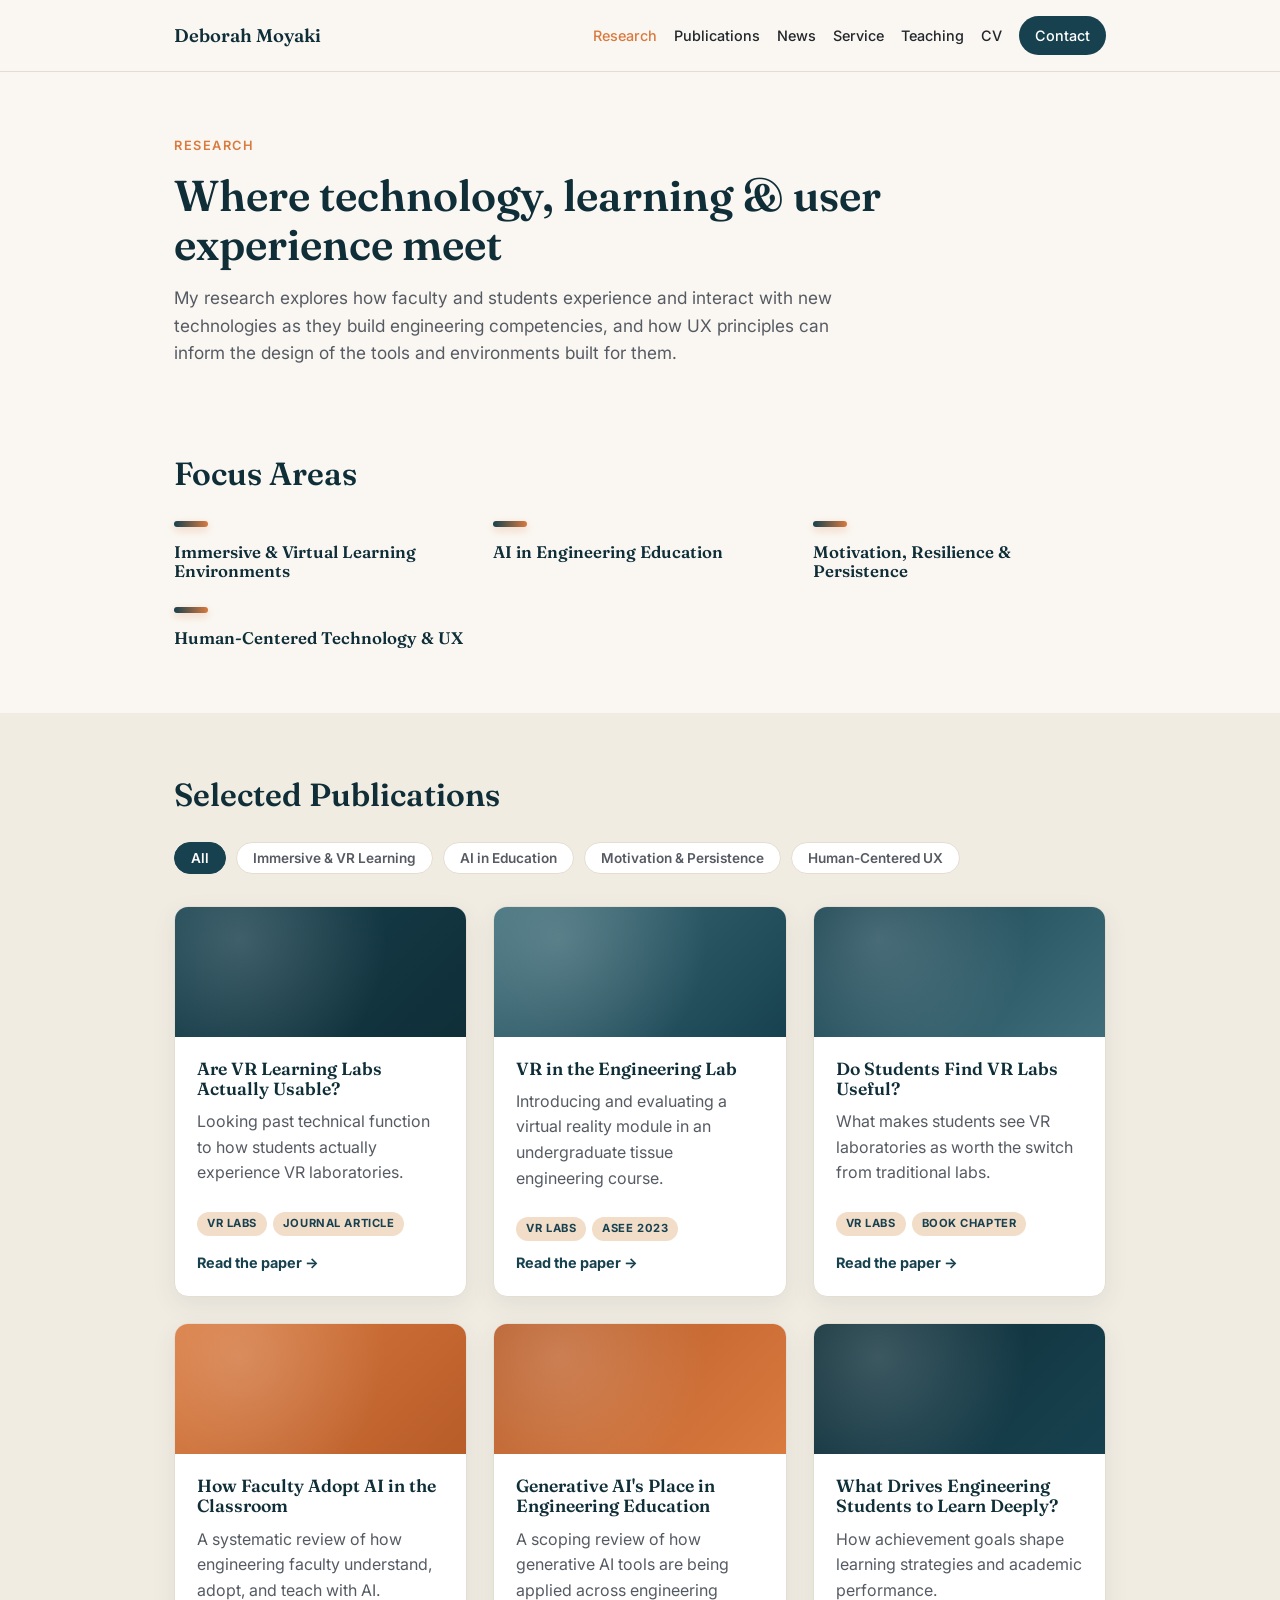
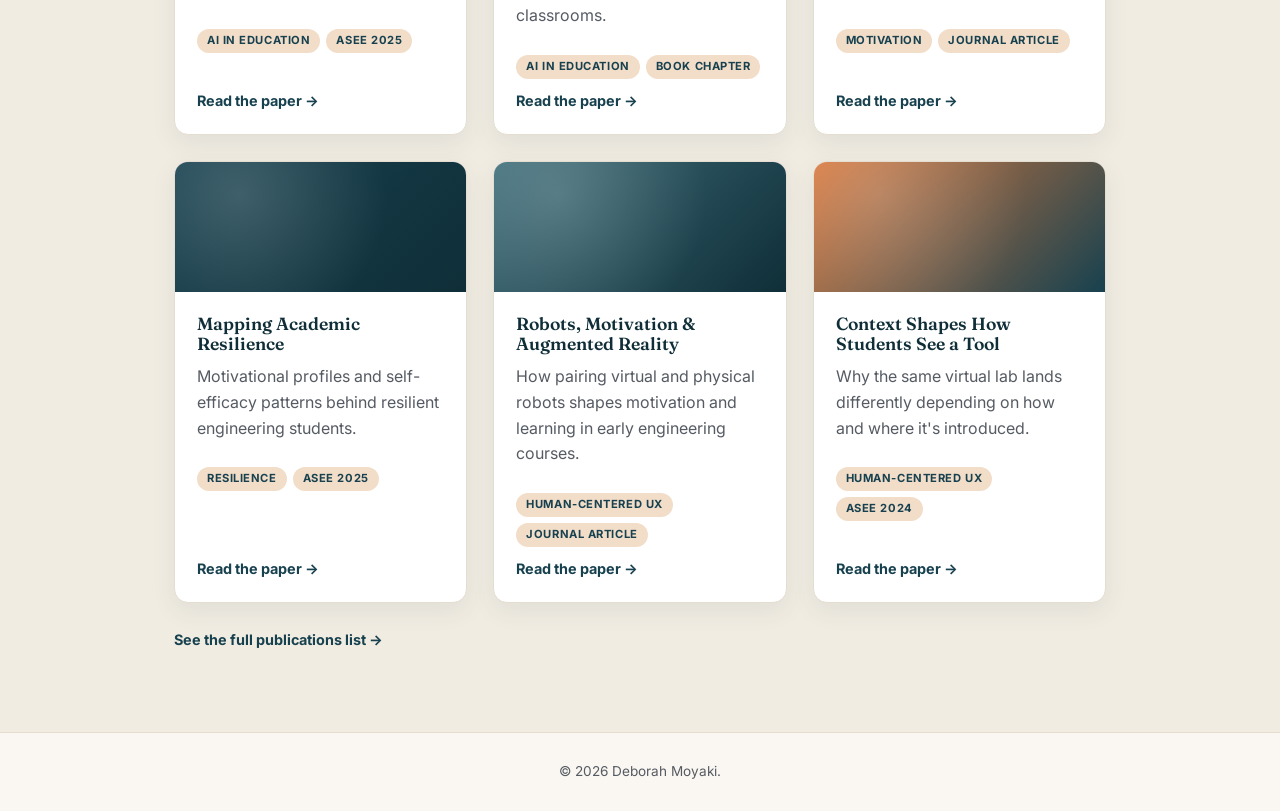
<file: research.html>
<!DOCTYPE html>
<html lang="en">
<head>
<meta charset="UTF-8">
<meta name="viewport" content="width=device-width, initial-scale=1.0">
<title>Research: Deborah Moyaki</title>
<meta name="description" content="Research by Deborah Moyaki on how faculty and students experience emerging technology in engineering education, including VR labs, AI adoption, and UX in learning environments.">
<link rel="canonical" href="https://deborahmoyaki.github.io/research.html">
<meta property="og:type" content="website">
<meta property="og:title" content="Research: Deborah Moyaki">
<meta property="og:description" content="Research by Deborah Moyaki on how faculty and students experience emerging technology in engineering education, including VR labs, AI adoption, and UX in learning environments.">
<meta property="og:url" content="https://deborahmoyaki.github.io/research.html">
<meta property="og:image" content="https://deborahmoyaki.github.io/assets/img/deborah-moyaki.jpg">
<meta name="twitter:card" content="summary">
<meta name="twitter:title" content="Research: Deborah Moyaki">
<meta name="twitter:description" content="Research by Deborah Moyaki on how faculty and students experience emerging technology in engineering education, including VR labs, AI adoption, and UX in learning environments.">
<meta name="twitter:image" content="https://deborahmoyaki.github.io/assets/img/deborah-moyaki.jpg">
<link rel="icon" href="data:,">
<link rel="preconnect" href="https://fonts.googleapis.com">
<link rel="preconnect" href="https://fonts.gstatic.com" crossorigin>
<link href="https://fonts.googleapis.com/css2?family=Fraunces:opsz,wght@9..144,400;9..144,500;9..144,600;9..144,700&family=Inter:wght@400;500;600&display=swap" rel="stylesheet">
<link rel="stylesheet" href="/assets/css/style.css">
</head>
<body>

<a class="skip-link" href="#main">Skip to content</a>
<div id="site-header"></div>

<main id="main">

  <section class="page-hero">
    <div class="wrap">
      <p class="eyebrow">Research</p>
      <h1>Where technology, learning &amp; user experience meet</h1>
      <p class="section-lede">
        My research explores how faculty and students experience and interact with new
        technologies as they build engineering competencies, and how UX principles can inform
        the design of the tools and environments built for them.
      </p>
    </div>
  </section>

  <section class="section">
    <div class="wrap">
      <h2>Focus Areas</h2>
      <div class="principle-grid">
        <div class="principle">
          <div class="principle-accent"></div>
          <h3>Immersive &amp; Virtual Learning Environments</h3>
        </div>
        <div class="principle">
          <div class="principle-accent"></div>
          <h3>AI in Engineering Education</h3>
        </div>
        <div class="principle">
          <div class="principle-accent"></div>
          <h3>Motivation, Resilience &amp; Persistence</h3>
        </div>
        <div class="principle">
          <div class="principle-accent"></div>
          <h3>Human-Centered Technology &amp; UX</h3>
        </div>
      </div>
    </div>
  </section>

  <section class="section section-alt">
    <div class="wrap">
      <h2>Selected Publications</h2>

      <div class="tag-filter-bar">
        <button class="tag-pill active" data-tag="all">All</button>
        <button class="tag-pill" data-tag="vr-learning">Immersive &amp; VR Learning</button>
        <button class="tag-pill" data-tag="ai-education">AI in Education</button>
        <button class="tag-pill" data-tag="motivation-persistence">Motivation &amp; Persistence</button>
        <button class="tag-pill" data-tag="human-centered-ux">Human-Centered UX</button>
      </div>

      <div class="case-grid">

        <article class="case-card" data-tags="vr-learning" style="--cover-gradient: linear-gradient(135deg, #17414f, #0f2e38);">
          <div class="case-cover"></div>
          <div class="case-body">
            <h3>Are VR Learning Labs Actually Usable?</h3>
            <p>Looking past technical function to how students actually experience VR laboratories.</p>
            <div class="case-tags"><span class="case-tag">VR Labs</span><span class="case-tag">Journal Article</span></div>
            <a class="case-link" href="https://link.springer.com/article/10.1007/s43683-025-00210-9" target="_blank" rel="noopener">Read the paper &rarr;</a>
          </div>
        </article>

        <article class="case-card" data-tags="vr-learning" style="--cover-gradient: linear-gradient(135deg, #3f6e7a, #17414f);">
          <div class="case-cover"></div>
          <div class="case-body">
            <h3>VR in the Engineering Lab</h3>
            <p>Introducing and evaluating a virtual reality module in an undergraduate tissue engineering course.</p>
            <div class="case-tags"><span class="case-tag">VR Labs</span><span class="case-tag">ASEE 2023</span></div>
            <a class="case-link" href="https://nemo.asee.org/public/conferences/327/papers/37295/view" target="_blank" rel="noopener">Read the paper &rarr;</a>
          </div>
        </article>

        <article class="case-card" data-tags="vr-learning" style="--cover-gradient: linear-gradient(135deg, #17414f, #3f6e7a);">
          <div class="case-cover"></div>
          <div class="case-body">
            <h3>Do Students Find VR Labs Useful?</h3>
            <p>What makes students see VR laboratories as worth the switch from traditional labs.</p>
            <div class="case-tags"><span class="case-tag">VR Labs</span><span class="case-tag">Book Chapter</span></div>
            <a class="case-link" href="https://link.springer.com/chapter/10.1007/978-3-031-70771-1_23" target="_blank" rel="noopener">Read the paper &rarr;</a>
          </div>
        </article>

        <article class="case-card" data-tags="ai-education" style="--cover-gradient: linear-gradient(135deg, #d97a3f, #b85c28);">
          <div class="case-cover"></div>
          <div class="case-body">
            <h3>How Faculty Adopt AI in the Classroom</h3>
            <p>A systematic review of how engineering faculty understand, adopt, and teach with AI.</p>
            <div class="case-tags"><span class="case-tag">AI in Education</span><span class="case-tag">ASEE 2025</span></div>
            <a class="case-link" href="https://peer.asee.org/systematic-review-of-faculty-adoption-and-implementation-of-artificial-intelligence-in-engineering-education" target="_blank" rel="noopener">Read the paper &rarr;</a>
          </div>
        </article>

        <article class="case-card" data-tags="ai-education" style="--cover-gradient: linear-gradient(135deg, #b85c28, #d97a3f);">
          <div class="case-cover"></div>
          <div class="case-body">
            <h3>Generative AI's Place in Engineering Education</h3>
            <p>A scoping review of how generative AI tools are being applied across engineering classrooms.</p>
            <div class="case-tags"><span class="case-tag">AI in Education</span><span class="case-tag">Book Chapter</span></div>
            <a class="case-link" href="https://link.springer.com/chapter/10.1007/978-3-032-09058-4_5" target="_blank" rel="noopener">Read the paper &rarr;</a>
          </div>
        </article>

        <article class="case-card" data-tags="motivation-persistence" style="--cover-gradient: linear-gradient(135deg, #0f2e38, #17414f);">
          <div class="case-cover"></div>
          <div class="case-body">
            <h3>What Drives Engineering Students to Learn Deeply?</h3>
            <p>How achievement goals shape learning strategies and academic performance.</p>
            <div class="case-tags"><span class="case-tag">Motivation</span><span class="case-tag">Journal Article</span></div>
            <a class="case-link" href="https://doi.org/10.1080/03043797.2025.2553716" target="_blank" rel="noopener">Read the paper &rarr;</a>
          </div>
        </article>

        <article class="case-card" data-tags="motivation-persistence" style="--cover-gradient: linear-gradient(135deg, #17414f, #0f2e38);">
          <div class="case-cover"></div>
          <div class="case-body">
            <h3>Mapping Academic Resilience</h3>
            <p>Motivational profiles and self-efficacy patterns behind resilient engineering students.</p>
            <div class="case-tags"><span class="case-tag">Resilience</span><span class="case-tag">ASEE 2025</span></div>
            <a class="case-link" href="https://peer.asee.org/understanding-academic-resilience-through-motivational-profiles-and-self-efficacy-a-cluster-and-logistic-regression-analysis.pdf" target="_blank" rel="noopener">Read the paper &rarr;</a>
          </div>
        </article>

        <article class="case-card" data-tags="human-centered-ux" style="--cover-gradient: linear-gradient(135deg, #3f6e7a, #0f2e38);">
          <div class="case-cover"></div>
          <div class="case-body">
            <h3>Robots, Motivation &amp; Augmented Reality</h3>
            <p>How pairing virtual and physical robots shapes motivation and learning in early engineering courses.</p>
            <div class="case-tags"><span class="case-tag">Human-Centered UX</span><span class="case-tag">Journal Article</span></div>
            <a class="case-link" href="https://coed.asee.org/2025/03/30/virtual-and-physical-robots-in-engineering-education-a-study-on-motivation-and-learning-with-augmented-reality/" target="_blank" rel="noopener">Read the paper &rarr;</a>
          </div>
        </article>

        <article class="case-card" data-tags="human-centered-ux" style="--cover-gradient: linear-gradient(135deg, #d97a3f, #17414f);">
          <div class="case-cover"></div>
          <div class="case-body">
            <h3>Context Shapes How Students See a Tool</h3>
            <p>Why the same virtual lab lands differently depending on how and where it's introduced.</p>
            <div class="case-tags"><span class="case-tag">Human-Centered UX</span><span class="case-tag">ASEE 2024</span></div>
            <a class="case-link" href="https://peer.asee.org/perception-of-students-in-virtual-laboratories-the-role-of-context.pdf" target="_blank" rel="noopener">Read the paper &rarr;</a>
          </div>
        </article>

      </div>
      <p style="margin-top: 24px;"><a class="case-link" href="/publications.html">See the full publications list &rarr;</a></p>
    </div>
  </section>

</main>

<div id="site-footer"></div>
<script src="/assets/js/main.js"></script>
</body>
</html>
</file>
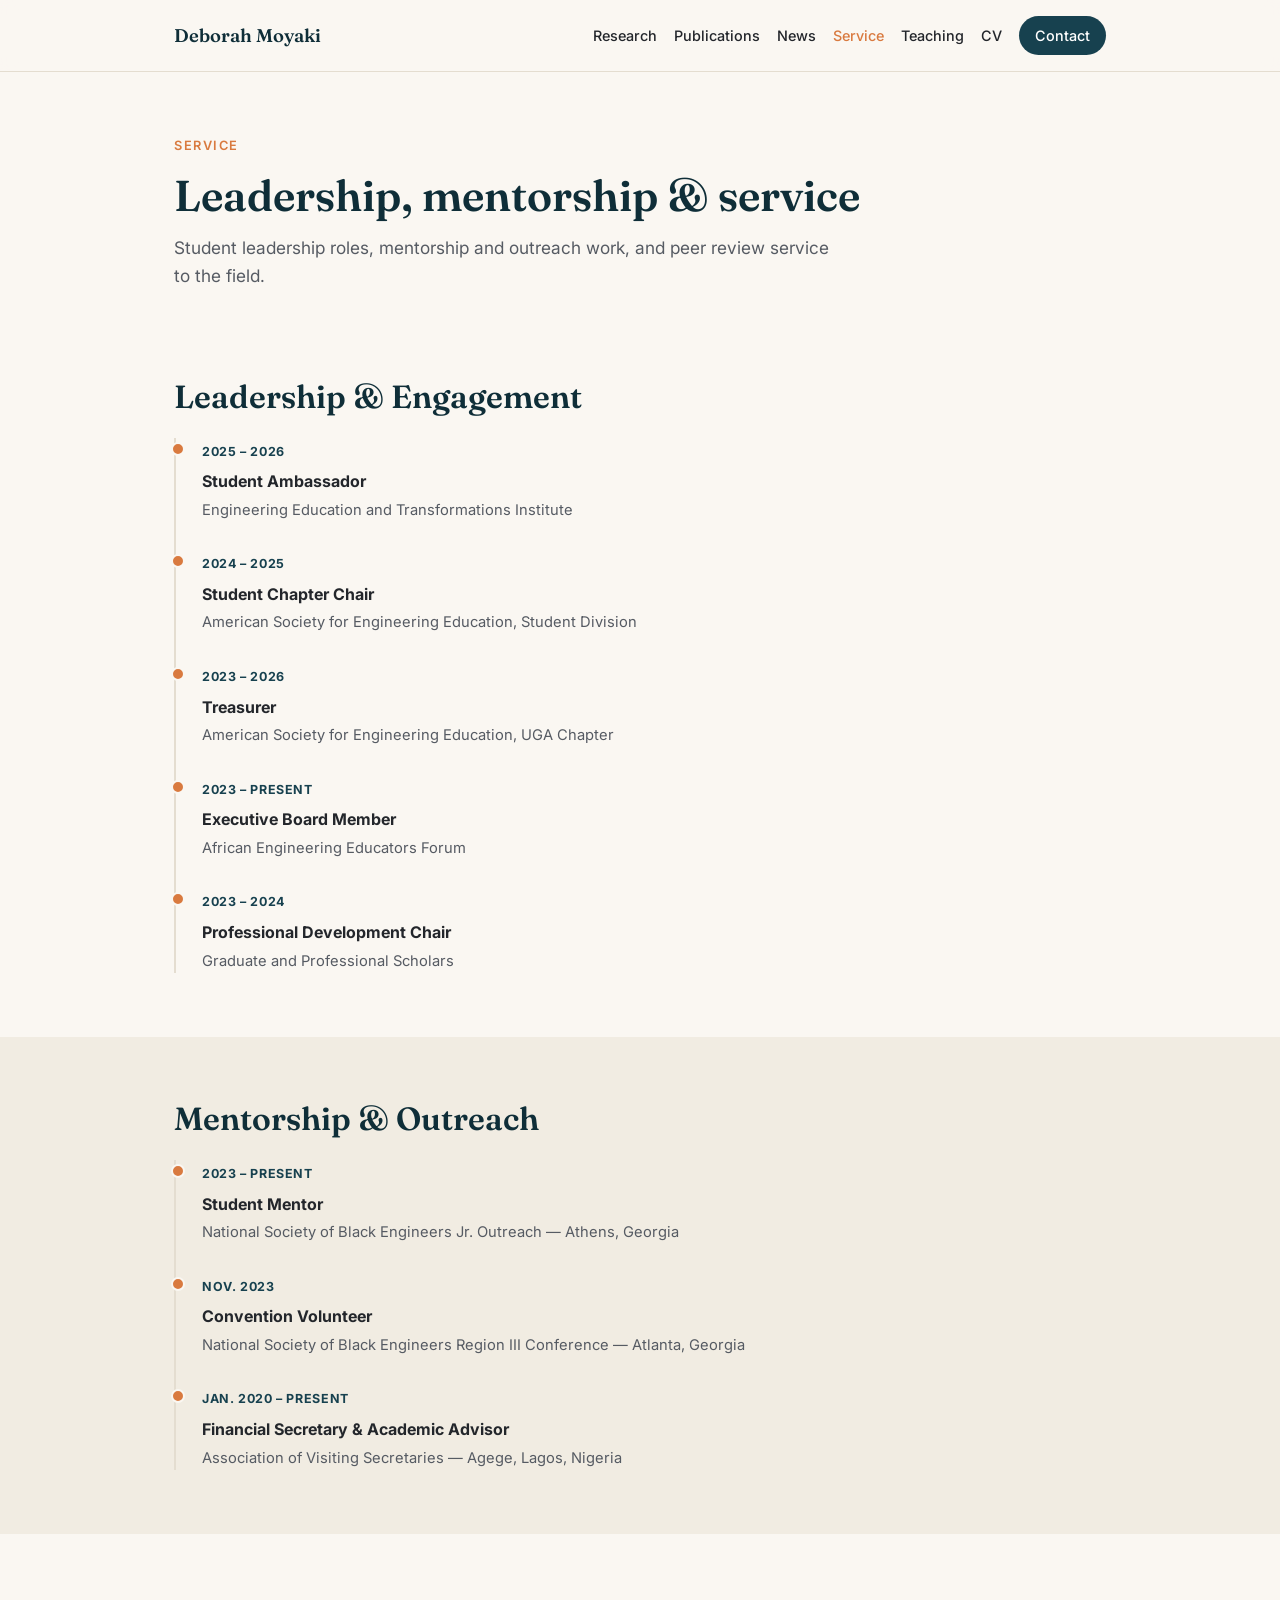
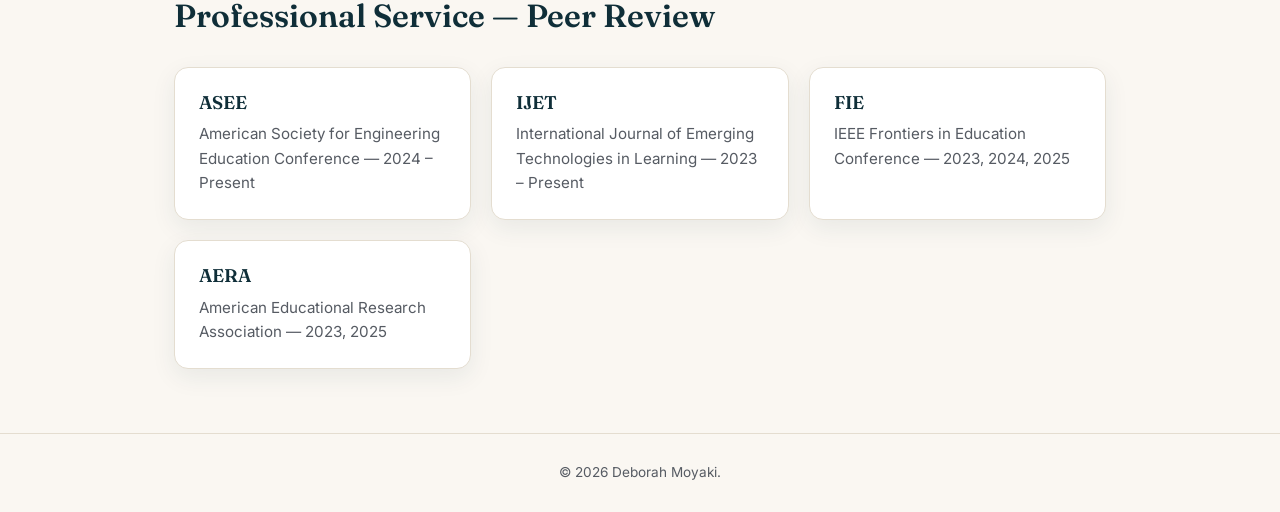
<file: service.html>
<!DOCTYPE html>
<html lang="en">
<head>
<meta charset="UTF-8">
<meta name="viewport" content="width=device-width, initial-scale=1.0">
<title>Service: Deborah Moyaki</title>
<meta name="description" content="Deborah Moyaki's student leadership roles, mentorship and outreach work, and peer review service to the engineering education field.">
<link rel="canonical" href="https://deborahmoyaki.github.io/service.html">
<meta property="og:type" content="website">
<meta property="og:title" content="Service: Deborah Moyaki">
<meta property="og:description" content="Deborah Moyaki's student leadership roles, mentorship and outreach work, and peer review service to the engineering education field.">
<meta property="og:url" content="https://deborahmoyaki.github.io/service.html">
<meta property="og:image" content="https://deborahmoyaki.github.io/assets/img/deborah-moyaki.jpg">
<meta name="twitter:card" content="summary">
<meta name="twitter:title" content="Service: Deborah Moyaki">
<meta name="twitter:description" content="Deborah Moyaki's student leadership roles, mentorship and outreach work, and peer review service to the engineering education field.">
<meta name="twitter:image" content="https://deborahmoyaki.github.io/assets/img/deborah-moyaki.jpg">
<link rel="icon" href="data:,">
<link rel="preconnect" href="https://fonts.googleapis.com">
<link rel="preconnect" href="https://fonts.gstatic.com" crossorigin>
<link href="https://fonts.googleapis.com/css2?family=Fraunces:opsz,wght@9..144,400;9..144,500;9..144,600;9..144,700&family=Inter:wght@400;500;600&display=swap" rel="stylesheet">
<link rel="stylesheet" href="/assets/css/style.css">
</head>
<body>

<a class="skip-link" href="#main">Skip to content</a>
<div id="site-header"></div>

<main id="main">

  <section class="page-hero">
    <div class="wrap">
      <p class="eyebrow">Service</p>
      <h1>Leadership, mentorship &amp; service</h1>
      <p class="section-lede">Student leadership roles, mentorship and outreach work, and peer review service to the field.</p>
    </div>
  </section>

  <section class="section">
    <div class="wrap">
      <h2>Leadership &amp; Engagement</h2>
      <div class="timeline">
        <div class="timeline-item">
          <span class="tl-date">2025 – 2026</span>
          <h4>Student Ambassador</h4>
          <p>Engineering Education and Transformations Institute</p>
        </div>
        <div class="timeline-item">
          <span class="tl-date">2024 – 2025</span>
          <h4>Student Chapter Chair</h4>
          <p>American Society for Engineering Education, Student Division</p>
        </div>
        <div class="timeline-item">
          <span class="tl-date">2023 – 2026</span>
          <h4>Treasurer</h4>
          <p>American Society for Engineering Education, UGA Chapter</p>
        </div>
        <div class="timeline-item">
          <span class="tl-date">2023 – Present</span>
          <h4>Executive Board Member</h4>
          <p>African Engineering Educators Forum</p>
        </div>
        <div class="timeline-item">
          <span class="tl-date">2023 – 2024</span>
          <h4>Professional Development Chair</h4>
          <p>Graduate and Professional Scholars</p>
        </div>
      </div>
    </div>
  </section>

  <section class="section section-alt">
    <div class="wrap">
      <h2>Mentorship &amp; Outreach</h2>
      <div class="timeline">
        <div class="timeline-item">
          <span class="tl-date">2023 – Present</span>
          <h4>Student Mentor</h4>
          <p>National Society of Black Engineers Jr. Outreach — Athens, Georgia</p>
        </div>
        <div class="timeline-item">
          <span class="tl-date">Nov. 2023</span>
          <h4>Convention Volunteer</h4>
          <p>National Society of Black Engineers Region III Conference — Atlanta, Georgia</p>
        </div>
        <div class="timeline-item">
          <span class="tl-date">Jan. 2020 – Present</span>
          <h4>Financial Secretary &amp; Academic Advisor</h4>
          <p>Association of Visiting Secretaries — Agege, Lagos, Nigeria</p>
        </div>
      </div>
    </div>
  </section>

  <section class="section">
    <div class="wrap">
      <h2>Professional Service — Peer Review</h2>
      <div class="card-grid">
        <article class="card">
          <h3>ASEE</h3>
          <p>American Society for Engineering Education Conference — 2024 – Present</p>
        </article>
        <article class="card">
          <h3>IJET</h3>
          <p>International Journal of Emerging Technologies in Learning — 2023 – Present</p>
        </article>
        <article class="card">
          <h3>FIE</h3>
          <p>IEEE Frontiers in Education Conference — 2023, 2024, 2025</p>
        </article>
        <article class="card">
          <h3>AERA</h3>
          <p>American Educational Research Association — 2023, 2025</p>
        </article>
      </div>
    </div>
  </section>

</main>

<div id="site-footer"></div>
<script src="/assets/js/main.js"></script>
</body>
</html>
</file>
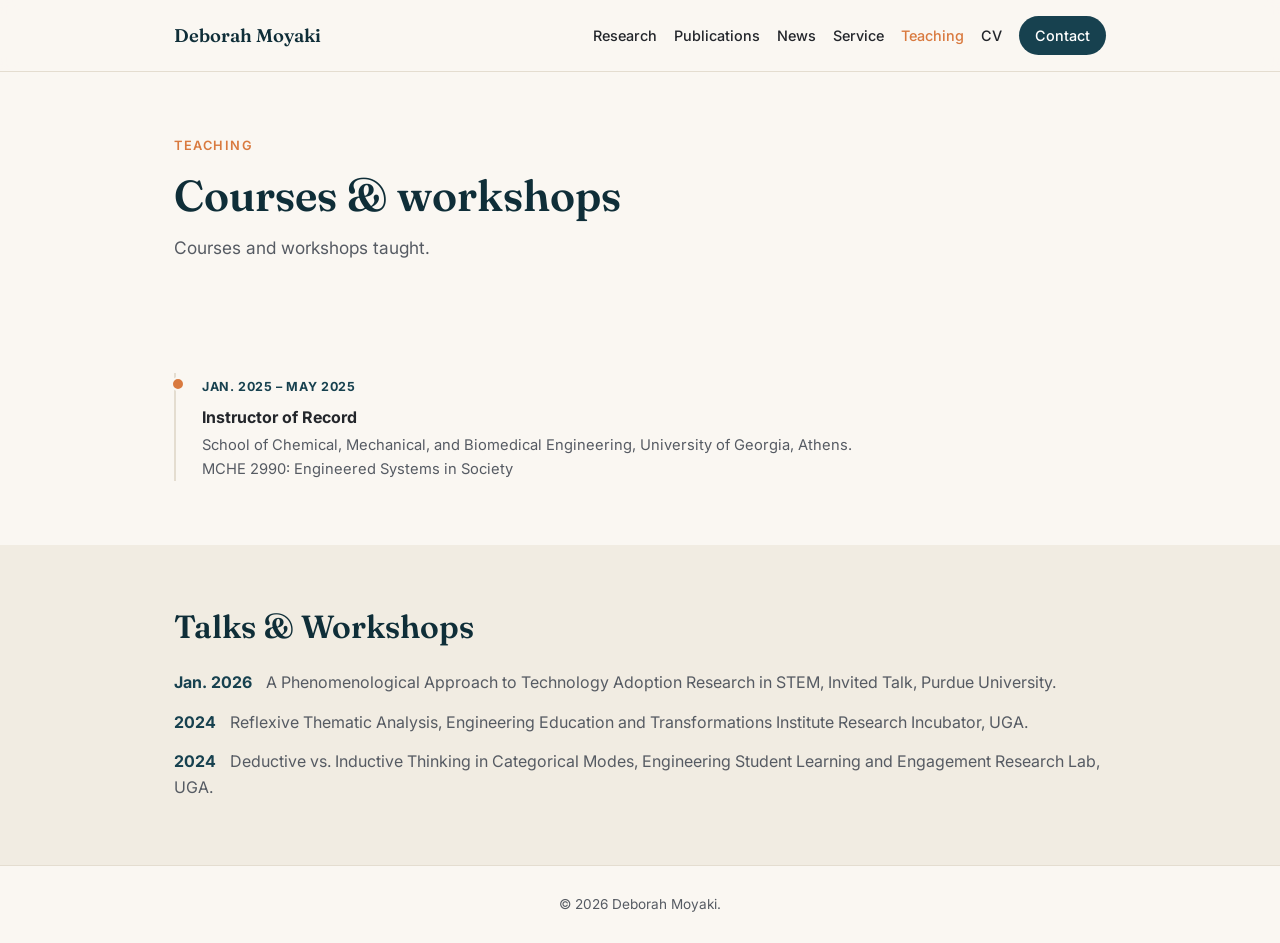
<file: teaching.html>
<!DOCTYPE html>
<html lang="en">
<head>
<meta charset="UTF-8">
<meta name="viewport" content="width=device-width, initial-scale=1.0">
<title>Teaching: Deborah Moyaki</title>
<meta name="description" content="Courses and workshops taught by Deborah Moyaki, engineering educator, along with invited talks and presentations.">
<link rel="canonical" href="https://deborahmoyaki.github.io/teaching.html">
<meta property="og:type" content="website">
<meta property="og:title" content="Teaching: Deborah Moyaki">
<meta property="og:description" content="Courses and workshops taught by Deborah Moyaki, engineering educator, along with invited talks and presentations.">
<meta property="og:url" content="https://deborahmoyaki.github.io/teaching.html">
<meta property="og:image" content="https://deborahmoyaki.github.io/assets/img/deborah-moyaki.jpg">
<meta name="twitter:card" content="summary">
<meta name="twitter:title" content="Teaching: Deborah Moyaki">
<meta name="twitter:description" content="Courses and workshops taught by Deborah Moyaki, engineering educator, along with invited talks and presentations.">
<meta name="twitter:image" content="https://deborahmoyaki.github.io/assets/img/deborah-moyaki.jpg">
<link rel="icon" href="data:,">
<link rel="preconnect" href="https://fonts.googleapis.com">
<link rel="preconnect" href="https://fonts.gstatic.com" crossorigin>
<link href="https://fonts.googleapis.com/css2?family=Fraunces:opsz,wght@9..144,400;9..144,500;9..144,600;9..144,700&family=Inter:wght@400;500;600&display=swap" rel="stylesheet">
<link rel="stylesheet" href="/assets/css/style.css">
</head>
<body>

<a class="skip-link" href="#main">Skip to content</a>
<div id="site-header"></div>

<main id="main">

  <section class="page-hero">
    <div class="wrap">
      <p class="eyebrow">Teaching</p>
      <h1>Courses &amp; workshops</h1>
      <p class="section-lede">Courses and workshops taught.</p>
    </div>
  </section>

  <section class="section">
    <div class="wrap">
      <div class="timeline">
        <div class="timeline-item">
          <span class="tl-date">Jan. 2025 – May 2025</span>
          <h4>Instructor of Record</h4>
          <p>School of Chemical, Mechanical, and Biomedical Engineering, University of Georgia, Athens.</p>
          <p>MCHE 2990: Engineered Systems in Society</p>
        </div>
      </div>
    </div>
  </section>

  <section class="section section-alt">
    <div class="wrap">
      <h2>Talks &amp; Workshops</h2>
      <ul class="news-list">
        <li><span class="news-date">Jan. 2026</span> A Phenomenological Approach to Technology Adoption Research in STEM, Invited Talk, Purdue University.</li>
        <li><span class="news-date">2024</span> Reflexive Thematic Analysis, Engineering Education and Transformations Institute Research Incubator, UGA.</li>
        <li><span class="news-date">2024</span> Deductive vs. Inductive Thinking in Categorical Modes, Engineering Student Learning and Engagement Research Lab, UGA.</li>
      </ul>
    </div>
  </section>

</main>

<div id="site-footer"></div>
<script src="/assets/js/main.js"></script>
</body>
</html>
</file>
<file: assets/css/style.css>
/* ---------- Tokens ---------- */
:root {
  --ink: #23262b;
  --ink-soft: #565b63;
  --paper: #faf7f2;
  --paper-alt: #f1ece2;
  --line: #e4ddd0;
  --teal: #17414f;
  --teal-deep: #0f2e38;
  --amber: #d97a3f;
  --amber-soft: #f2ddc9;
  --radius: 14px;
  --shadow: 0 8px 24px rgba(23, 65, 79, 0.08);
  --max: 980px;
  --serif: "Fraunces", Georgia, serif;
  --sans: "Inter", -apple-system, BlinkMacSystemFont, "Segoe UI", sans-serif;
}

* { box-sizing: border-box; }
html { scroll-behavior: smooth; }

body {
  margin: 0;
  font-family: var(--sans);
  color: var(--ink);
  background: var(--paper);
  line-height: 1.6;
  -webkit-font-smoothing: antialiased;
}

h1, h2, h3 { font-family: var(--serif); font-weight: 600; line-height: 1.15; margin: 0 0 0.5em; color: var(--teal-deep); }
h2 { font-size: clamp(1.6rem, 2.5vw, 2.1rem); }
h3 { font-size: 1.15rem; }
p { margin: 0 0 1em; color: var(--ink-soft); }
a { color: var(--teal); text-decoration: none; }
a:hover { color: var(--amber); }
code { background: var(--paper-alt); padding: 0.15em 0.4em; border-radius: 4px; font-size: 0.9em; }

.wrap { max-width: var(--max); margin: 0 auto; padding: 0 24px; }

.skip-link {
  position: absolute; left: -999px; top: 0;
  background: var(--teal); color: #fff; padding: 10px 16px; border-radius: 0 0 8px 0; z-index: 200;
}
.skip-link:focus { left: 0; }

/* ---------- Header ---------- */
.site-header {
  position: sticky; top: 0; z-index: 100;
  background: rgba(250, 247, 242, 0.9);
  backdrop-filter: blur(8px);
  border-bottom: 1px solid var(--line);
}
.header-inner { display: flex; align-items: center; justify-content: space-between; padding: 16px 24px; }
.brand { font-family: var(--serif); font-weight: 600; font-size: 1.15rem; color: var(--teal-deep); }
.site-nav { display: flex; align-items: center; gap: 17px; }
.site-nav a { font-size: 0.9rem; color: var(--ink); font-weight: 500; white-space: nowrap; }
.site-nav a:hover { color: var(--amber); }
.nav-cta {
  background: var(--teal); color: #fff !important; padding: 8px 16px; border-radius: 999px;
}
.nav-cta:hover { background: var(--amber); }

.nav-toggle {
  display: none; flex-direction: column; justify-content: center; gap: 5px;
  width: 38px; height: 38px; background: none; border: none; cursor: pointer;
}
.nav-toggle span { display: block; width: 100%; height: 2px; background: var(--teal-deep); border-radius: 2px; }

/* ---------- Hero ---------- */
.hero { padding: 96px 0 72px; }
.hero-grid { display: grid; grid-template-columns: 200px 1fr; gap: 44px; align-items: center; }
.hero-photo {
  width: 200px; height: 200px; border-radius: 50%; object-fit: cover;
  box-shadow: var(--shadow);
}
.hero-inner { max-width: 620px; }
.hero-name { font-size: clamp(2rem, 4.4vw, 2.8rem); margin-bottom: 10px; }
.eyebrow {
  text-transform: uppercase; letter-spacing: 0.12em; font-size: 0.8rem; font-weight: 600;
  color: var(--amber); margin: 0 0 14px;
}
.hero-lede { font-size: 1.15rem; max-width: 60ch; }
.hero-actions { display: flex; gap: 14px; margin-top: 28px; flex-wrap: wrap; }

.btn {
  display: inline-block; padding: 12px 24px; border-radius: 999px; font-weight: 600;
  font-size: 0.95rem; transition: transform 0.15s ease, background 0.15s ease, color 0.15s ease;
}
.btn-primary { background: var(--teal); color: #fff !important; }
.btn-primary:hover { background: var(--amber); transform: translateY(-1px); }
.btn-ghost { border: 1.5px solid var(--teal); color: var(--teal) !important; }
.btn-ghost:hover { background: var(--teal); color: #fff !important; }

/* ---------- Sections ---------- */
.section { padding: 64px 0; }
.section-alt { background: var(--paper-alt); }
.section-lede { max-width: 60ch; font-size: 1.05rem; }

.about-grid { display: grid; grid-template-columns: 140px 1fr; gap: 40px; align-items: start; }
.avatar {
  width: 140px; height: 140px; border-radius: 50%;
  background: linear-gradient(145deg, var(--teal), var(--teal-deep));
  color: #fff; font-family: var(--serif); font-size: 2.2rem; font-weight: 600;
  display: flex; align-items: center; justify-content: center;
  box-shadow: var(--shadow);
}
.link-row { list-style: none; padding: 0; margin: 20px 0 0; display: flex; gap: 20px; flex-wrap: wrap; }
.link-row a { font-weight: 600; font-size: 0.92rem; }

.card-grid {
  display: grid; grid-template-columns: repeat(auto-fit, minmax(230px, 1fr)); gap: 20px; margin-top: 32px;
}
.card {
  background: #fff; border: 1px solid var(--line); border-radius: var(--radius);
  padding: 24px; box-shadow: var(--shadow);
  opacity: 0; transform: translateY(14px); transition: opacity 0.5s ease, transform 0.5s ease;
}
.card.in-view { opacity: 1; transform: translateY(0); }
.card p { margin-bottom: 0; font-size: 0.95rem; }

/* ---------- Publications (clean, text-first list, grouped by year/type) ---------- */
.scholar-link-bar {
  display: flex; align-items: center; justify-content: space-between; gap: 16px; flex-wrap: wrap;
  background: var(--paper-alt); border-radius: var(--radius); padding: 18px 24px; margin-bottom: 8px;
}
.scholar-link-bar p { margin: 0; font-size: 0.92rem; }

.pub-year { margin-top: 52px; }
.pub-year:first-child { margin-top: 0; }
.pub-year > h2 {
  font-size: 1.5rem; border-bottom: 2px solid var(--line); padding-bottom: 10px; margin-bottom: 6px;
}

.pub-type h3 {
  font-size: 0.82rem; text-transform: uppercase; letter-spacing: 0.07em; color: var(--teal);
  font-family: var(--sans); font-weight: 700; margin: 28px 0 4px;
}

.pub-list { list-style: none; padding: 0; margin: 0; }
.pub-entry { padding: 16px 0; border-bottom: 1px solid var(--line); }
.pub-entry:last-child { border-bottom: none; }
.pub-title { font-weight: 700; color: var(--ink); margin: 0 0 4px; font-size: 1rem; line-height: 1.4; }
.pub-authors { font-size: 0.92rem; color: var(--ink-soft); margin: 0 0 2px; }
.pub-authors strong { color: var(--teal-deep); }
.pub-venue { font-size: 0.9rem; font-style: italic; color: var(--ink-soft); margin: 0 0 10px; }
.pub-tags { margin: -4px 0 10px; }

.read-paper-btn {
  display: inline-flex; align-items: center; gap: 6px; font-size: 0.8rem; font-weight: 700;
  color: var(--teal); border: 1.5px solid var(--teal); border-radius: 999px; padding: 5px 14px 5px 12px;
  transition: background 0.15s ease, color 0.15s ease;
}
.read-paper-btn svg { width: 12px; height: 12px; stroke: currentColor; flex-shrink: 0; }
.read-paper-btn:hover { background: var(--teal); color: #fff !important; }

.news-list { list-style: none; padding: 0; margin: 24px 0 0; display: flex; flex-direction: column; gap: 14px; }
.news-list li { padding-left: 0; color: var(--ink-soft); }
.news-date { font-weight: 700; color: var(--teal); margin-right: 10px; }

/* ---------- Fancy news feed (timeline with date badges) ---------- */
.news-feed { position: relative; display: flex; flex-direction: column; gap: 30px; margin-top: 36px; }
.news-feed::before {
  content: ""; position: absolute; left: 39px; top: 8px; bottom: 8px; width: 2px;
  background: var(--line); z-index: 0;
}
.news-item {
  position: relative; z-index: 1; display: flex; gap: 22px; align-items: flex-start;
  opacity: 0; transform: translateY(14px); transition: opacity 0.5s ease, transform 0.5s ease;
}
.news-item.in-view { opacity: 1; transform: translateY(0); }

.news-date-badge {
  position: relative; z-index: 2; flex: 0 0 auto; width: 78px; text-align: center;
  border-radius: 14px; padding: 11px 4px 10px; box-shadow: var(--shadow);
  background: linear-gradient(160deg, var(--teal), var(--teal-deep));
}
.news-date-badge.is-award { background: linear-gradient(160deg, var(--amber), #b85c28); }
.nd-month {
  display: block; font-family: var(--sans); font-size: 0.68rem; text-transform: uppercase;
  letter-spacing: 0.09em; font-weight: 700; color: rgba(255,255,255,0.85);
}
.nd-year {
  display: block; font-family: var(--serif); font-size: 1.35rem; font-weight: 700;
  line-height: 1.1; margin-top: 3px; color: #fff;
}

.news-item-body { padding-top: 4px; }
.news-item-type {
  display: inline-block; font-size: 0.68rem; text-transform: uppercase; letter-spacing: 0.07em;
  font-weight: 700; margin-bottom: 6px; color: var(--teal);
}
.news-item.is-award .news-item-type { color: var(--amber); }
.news-item-body h3 { margin: 0 0 6px; font-size: 1.05rem; }
.news-item-body p { margin: 0; font-size: 0.92rem; }

@media (max-width: 560px) {
  .news-feed::before { left: 29px; }
  .news-date-badge { width: 58px; padding: 8px 2px; }
  .nd-year { font-size: 1.05rem; }
  .nd-month { font-size: 0.6rem; }
  .news-item { gap: 14px; }
}

.cv-inner { display: flex; align-items: center; justify-content: space-between; gap: 24px; flex-wrap: wrap; }
.cv-inner h2, .cv-inner p { margin-bottom: 0; }

.contact-section { text-align: center; }
.contact-section .section-lede { margin-left: auto; margin-right: auto; }

/* ---------- Footer ---------- */
.site-footer { border-top: 1px solid var(--line); padding: 28px 0; }
.footer-inner p { margin: 0; font-size: 0.85rem; color: var(--ink-soft); text-align: center; }

/* ---------- Header/footer mount points (reserve space to avoid layout jump) ---------- */
#site-header { min-height: 69px; }

/* ---------- Active nav link ---------- */
.site-nav a.active { color: var(--amber); }

/* ---------- Interior page hero ---------- */
.page-hero { padding: 64px 0 8px; }
.page-hero h1 { font-size: clamp(2rem, 5vw, 2.7rem); margin-bottom: 14px; }
.page-hero .section-lede { font-size: 1.08rem; }

/* ---------- Tag filter bar ---------- */
.tag-filter-bar { display: flex; flex-wrap: wrap; gap: 10px; margin: 28px 0 4px; }
.tag-pill {
  border: 1px solid var(--line); background: #fff; padding: 7px 16px; border-radius: 999px;
  font-size: 0.85rem; font-weight: 600; color: var(--ink-soft); cursor: pointer;
  transition: border-color 0.15s ease, color 0.15s ease, background 0.15s ease;
  font-family: var(--sans);
}
.tag-pill:hover { border-color: var(--teal); color: var(--teal); }
.tag-pill.active { background: var(--teal); border-color: var(--teal); color: #fff; }

/* ---------- Case study cards ---------- */
.case-grid { display: grid; grid-template-columns: repeat(auto-fit, minmax(270px, 1fr)); gap: 26px; margin-top: 32px; }
.case-card {
  background: #fff; border: 1px solid var(--line); border-radius: var(--radius); overflow: hidden;
  box-shadow: var(--shadow); display: flex; flex-direction: column;
  opacity: 0; transform: translateY(14px); transition: opacity 0.5s ease, transform 0.5s ease;
}
.case-card.in-view { opacity: 1; transform: translateY(0); }
.case-card.is-hidden { display: none; }
.case-cover {
  height: 130px; position: relative;
  background: var(--cover-gradient, linear-gradient(135deg, var(--teal), var(--teal-deep)));
}
.case-cover::after {
  content: ""; position: absolute; inset: 0;
  background-image: radial-gradient(circle at 22% 25%, rgba(255,255,255,0.18), transparent 60%);
}
.case-body { padding: 22px; display: flex; flex-direction: column; gap: 10px; flex: 1; }
.case-body h3 { margin-bottom: 0; font-size: 1.1rem; }
.case-tags { display: flex; flex-wrap: wrap; gap: 6px; }
.case-tag {
  font-size: 0.7rem; font-weight: 700; text-transform: uppercase; letter-spacing: 0.05em;
  background: var(--amber-soft); color: var(--teal); padding: 3px 10px; border-radius: 999px;
}
.case-link { margin-top: auto; font-weight: 700; font-size: 0.9rem; }

/* ---------- Case study detail page ---------- */
.case-hero { padding: 56px 0 0; }
.case-hero .case-subtitle { font-size: 1.1rem; max-width: 65ch; }
.meta-grid {
  display: grid; grid-template-columns: repeat(auto-fit, minmax(140px, 1fr)); gap: 20px;
  margin-top: 28px; padding: 24px; background: var(--paper-alt); border-radius: var(--radius);
}
.meta-item h4 {
  margin: 0 0 4px; font-size: 0.7rem; text-transform: uppercase; letter-spacing: 0.06em;
  color: var(--teal); font-family: var(--sans); font-weight: 700;
}
.meta-item p { margin: 0; font-size: 0.92rem; color: var(--ink); }

.case-section { padding: 44px 0; border-bottom: 1px solid var(--line); }
.case-section:last-of-type { border-bottom: none; }
.case-section h2 { font-size: 1.4rem; }

.process-steps { display: flex; flex-wrap: wrap; gap: 24px; margin-top: 28px; }
.process-step { flex: 1 1 180px; }
.process-step .step-num {
  width: 34px; height: 34px; border-radius: 50%; background: var(--teal); color: #fff;
  display: flex; align-items: center; justify-content: center; font-weight: 700;
  font-family: var(--serif); margin-bottom: 12px; font-size: 0.95rem;
}
.process-step h4 { margin: 0 0 6px; font-size: 0.95rem; color: var(--teal-deep); }
.process-step p { font-size: 0.88rem; margin-bottom: 0; }

.findings-list { display: flex; flex-direction: column; gap: 14px; margin-top: 22px; }
.finding {
  display: flex; gap: 16px; align-items: flex-start; background: #fff; border: 1px solid var(--line);
  border-left: 4px solid var(--amber); border-radius: 10px; padding: 16px 20px;
}
.finding .finding-num { font-family: var(--serif); font-weight: 700; color: var(--amber); font-size: 1.25rem; line-height: 1.3; }
.finding p { margin: 0; }

.case-nav { display: flex; justify-content: space-between; align-items: center; padding: 32px 0; flex-wrap: wrap; gap: 12px; }

/* ---------- About: principles & timeline ---------- */
.principle-grid { display: grid; grid-template-columns: repeat(auto-fit, minmax(220px, 1fr)); gap: 26px; margin-top: 28px; }
.principle-accent {
  width: 34px; height: 6px; border-radius: 999px;
  background: linear-gradient(90deg, var(--teal), var(--amber));
  box-shadow: 0 3px 8px rgba(217, 122, 63, 0.3);
  margin-bottom: 16px;
}
.principle h3 { font-size: 1.05rem; margin-bottom: 0; }
.principle p { font-size: 0.92rem; margin-bottom: 0; }

.timeline { display: flex; flex-direction: column; gap: 0; margin-top: 22px; border-left: 2px solid var(--line); padding-left: 26px; }
.timeline-item { position: relative; padding-bottom: 28px; }
.timeline-item::before {
  content: ""; position: absolute; left: -31px; top: 4px; width: 10px; height: 10px;
  border-radius: 50%; background: var(--amber); border: 2px solid var(--paper);
}
.timeline-item:last-child { padding-bottom: 0; }
.tl-date { font-size: 0.78rem; font-weight: 700; color: var(--teal); text-transform: uppercase; letter-spacing: 0.05em; }
.timeline-item h4 { margin: 6px 0 4px; }
.timeline-item p { margin: 0; font-size: 0.92rem; }

/* ---------- CV page ---------- */
.cv-download-bar {
  display: flex; align-items: center; justify-content: space-between; gap: 20px; flex-wrap: wrap;
  background: var(--paper-alt); border-radius: var(--radius); padding: 24px 28px; margin-bottom: 8px;
}
.cv-download-bar p { margin: 0; }
.skills-row { display: flex; flex-wrap: wrap; gap: 8px; margin-top: 16px; }
.skill-pill { background: var(--paper-alt); color: var(--teal-deep); font-size: 0.85rem; font-weight: 600; padding: 6px 14px; border-radius: 999px; }

/* ---------- Responsive ---------- */
@media (max-width: 760px) {
  .about-grid { grid-template-columns: 1fr; text-align: left; }
  .avatar { width: 96px; height: 96px; font-size: 1.6rem; }

  .hero-grid { grid-template-columns: 1fr; text-align: center; justify-items: center; }
  .hero-photo { width: 140px; height: 140px; }
  .hero-lede { margin-left: auto; margin-right: auto; }
  .hero-actions { justify-content: center; }

  .nav-toggle { display: flex; }
  .site-nav {
    position: absolute; top: 100%; left: 0; right: 0;
    background: var(--paper); border-bottom: 1px solid var(--line);
    flex-direction: column; align-items: flex-start; gap: 0;
    max-height: 0; overflow: hidden; transition: max-height 0.25s ease;
  }
  .site-nav.open { max-height: 400px; }
  .site-nav a { width: 100%; padding: 14px 24px; border-bottom: 1px solid var(--line); }
  .nav-cta { border-radius: 0; text-align: center; }

  .hero { padding: 64px 0 48px; }
  .cv-inner { flex-direction: column; align-items: flex-start; }
}
</file>
